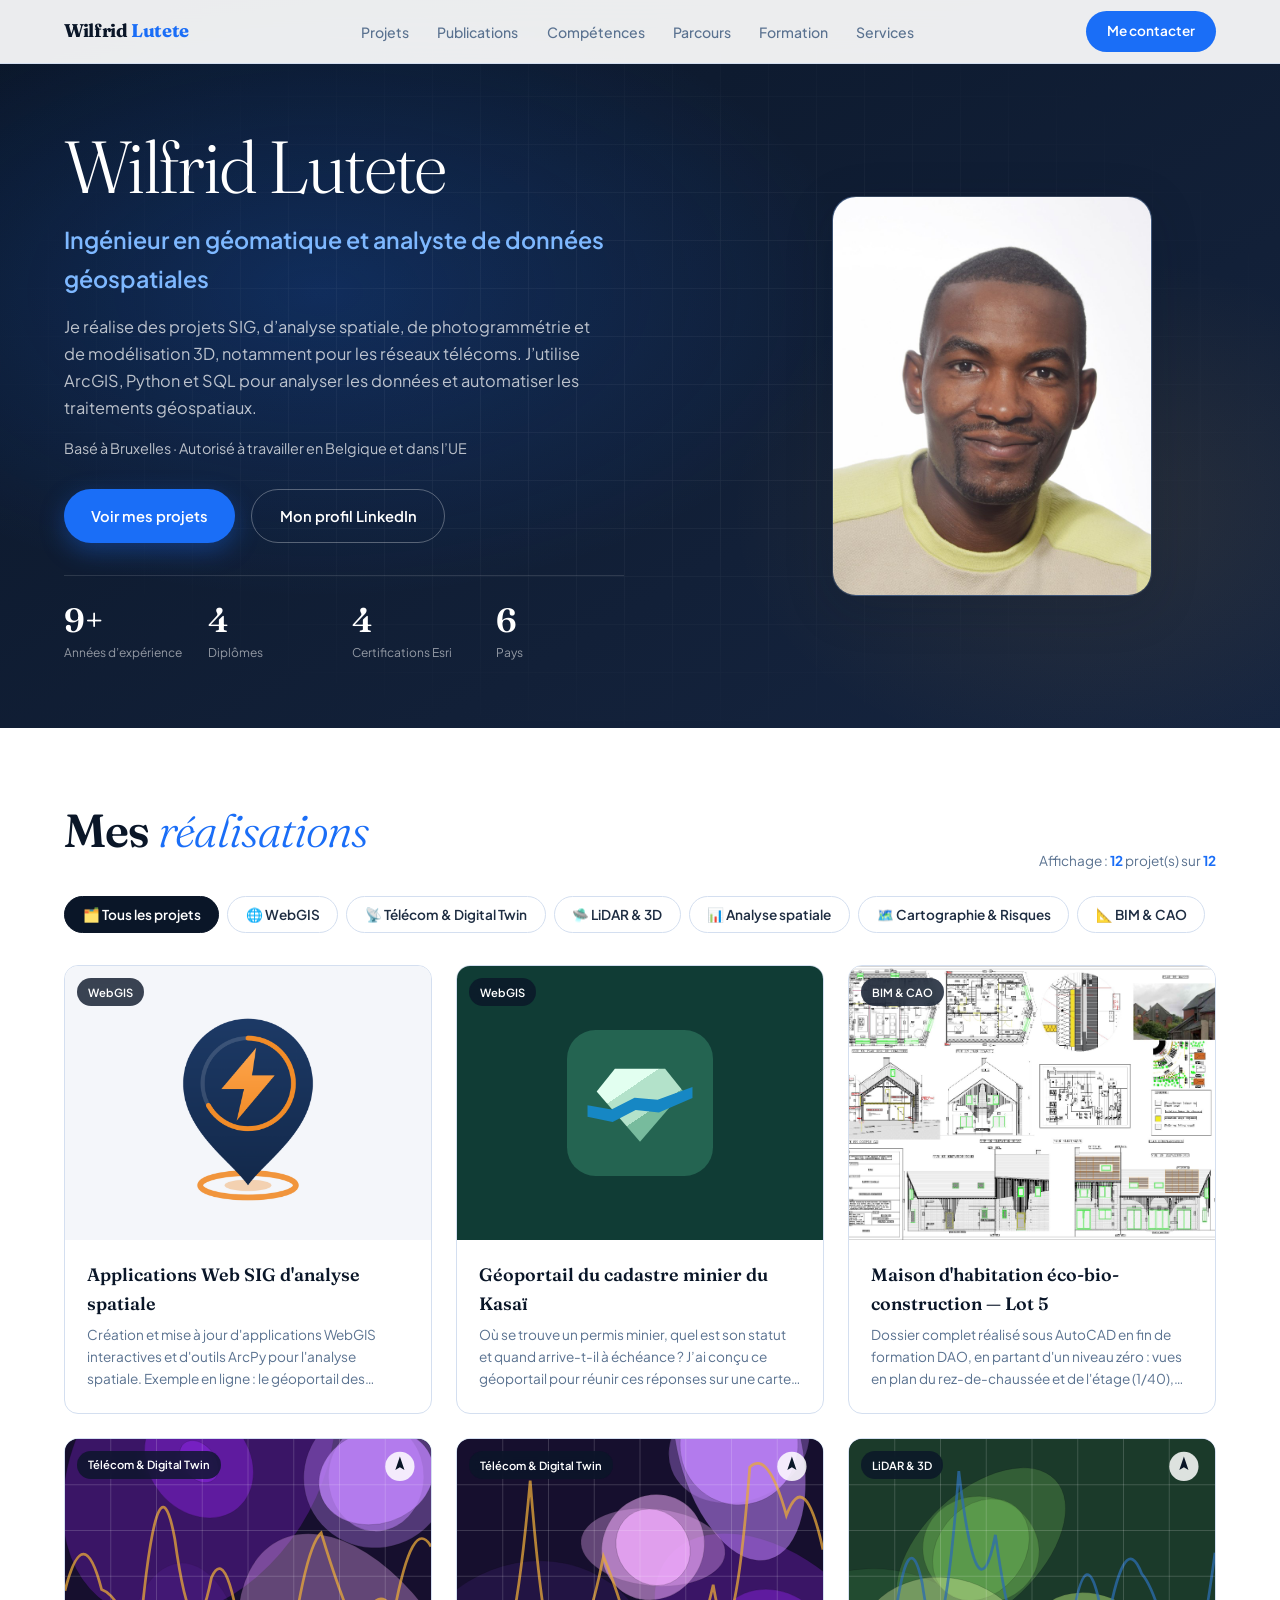
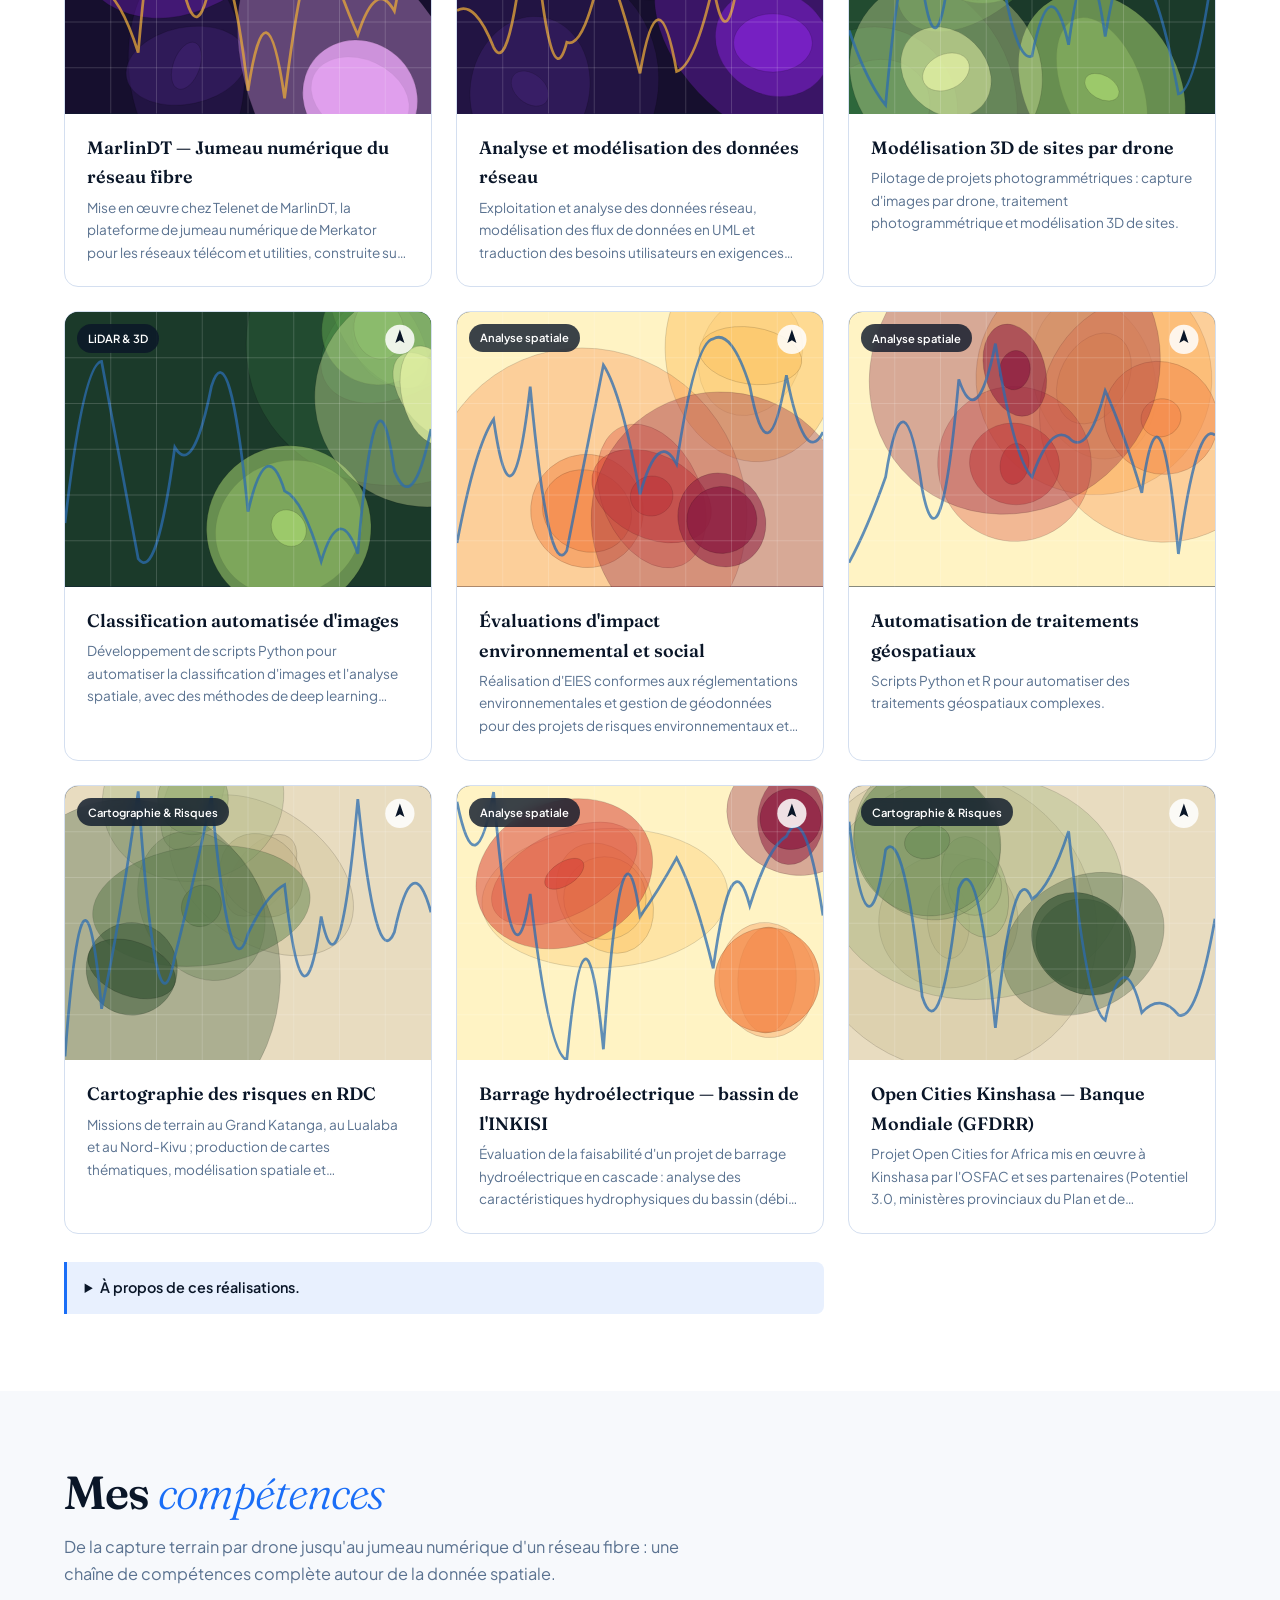
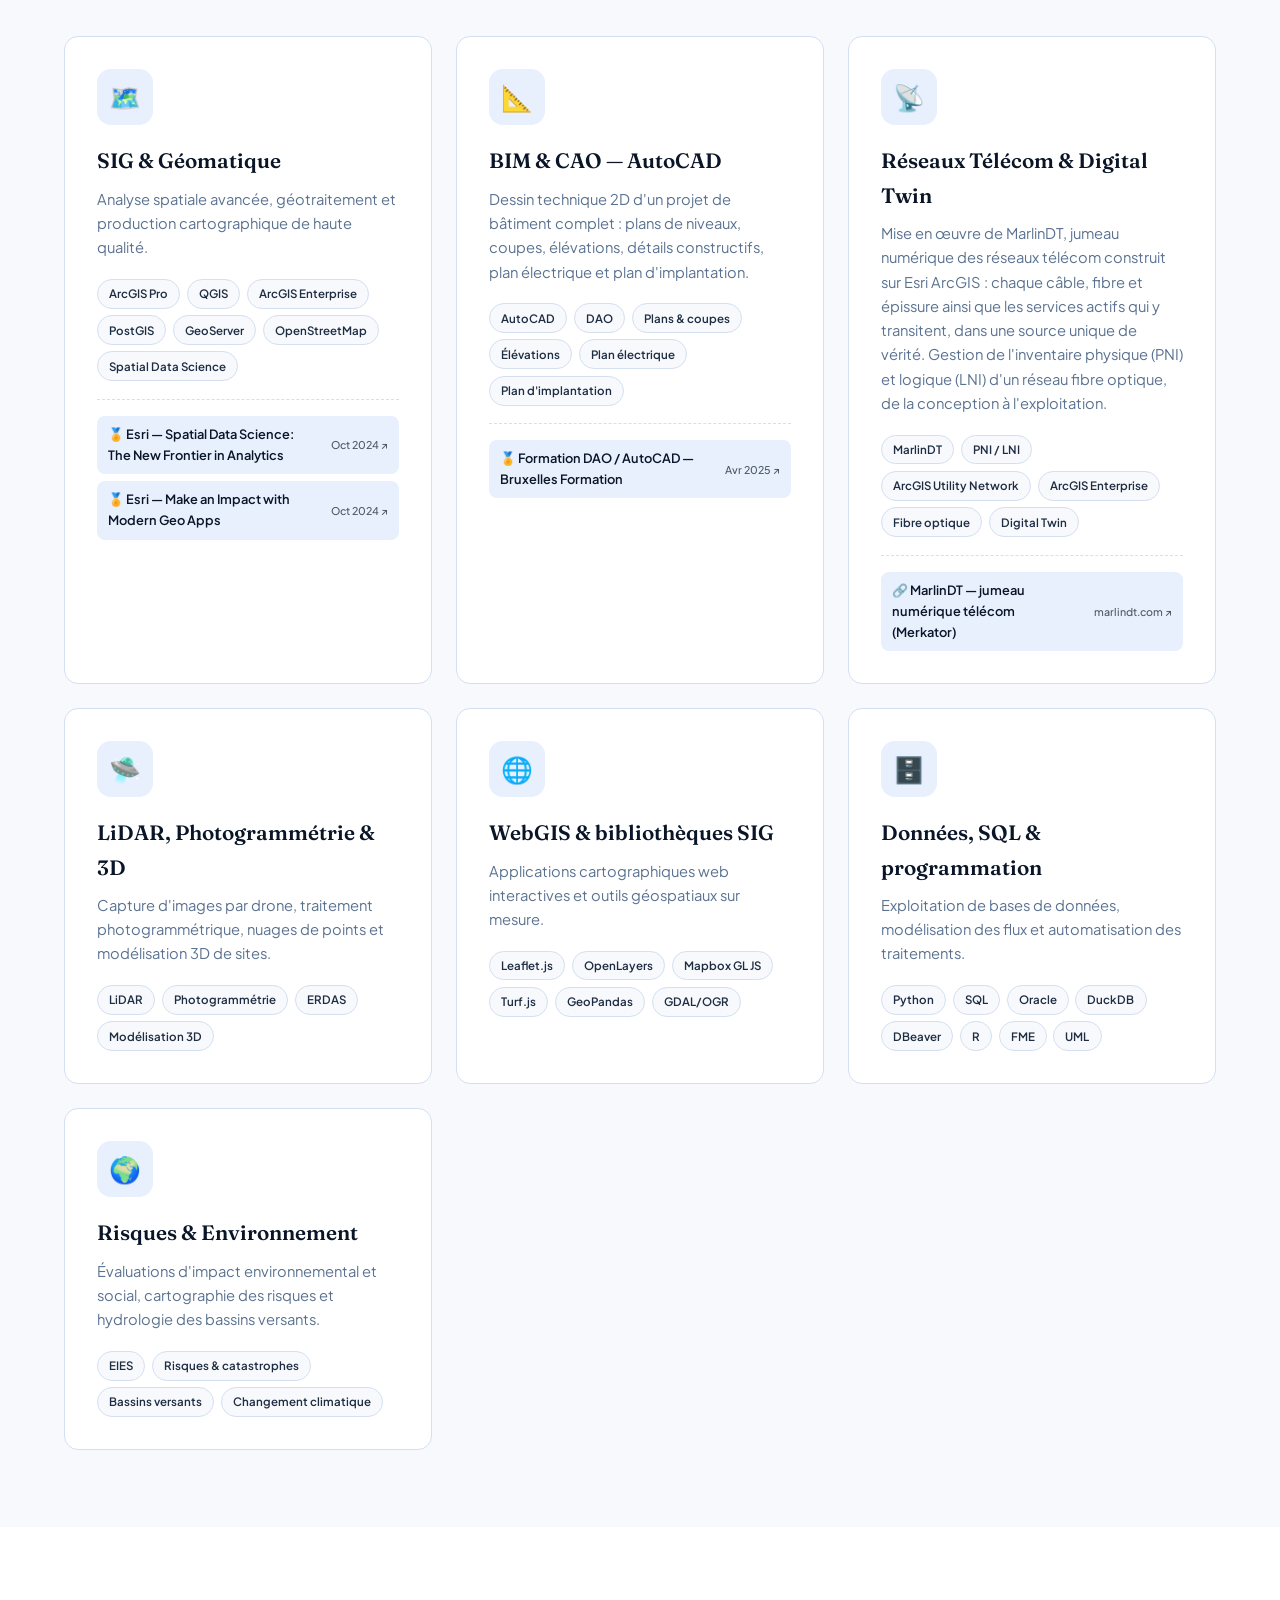
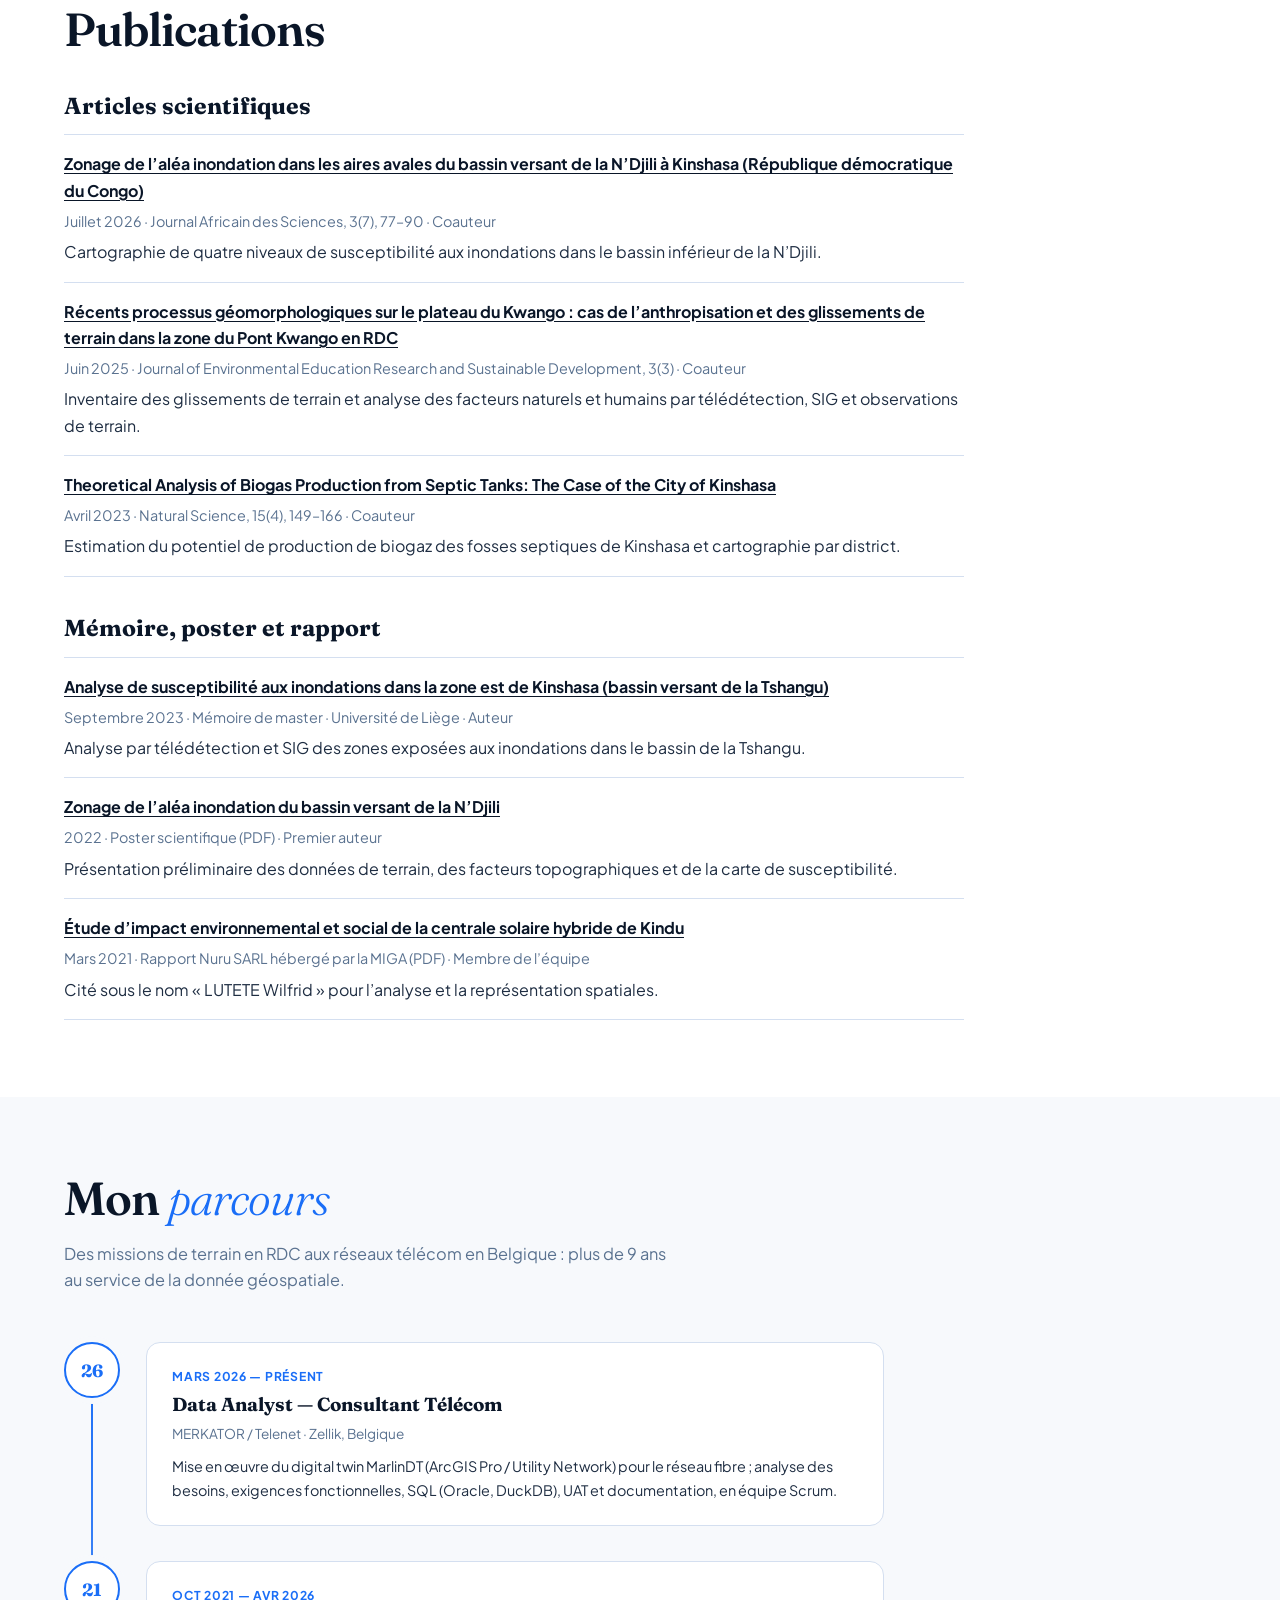
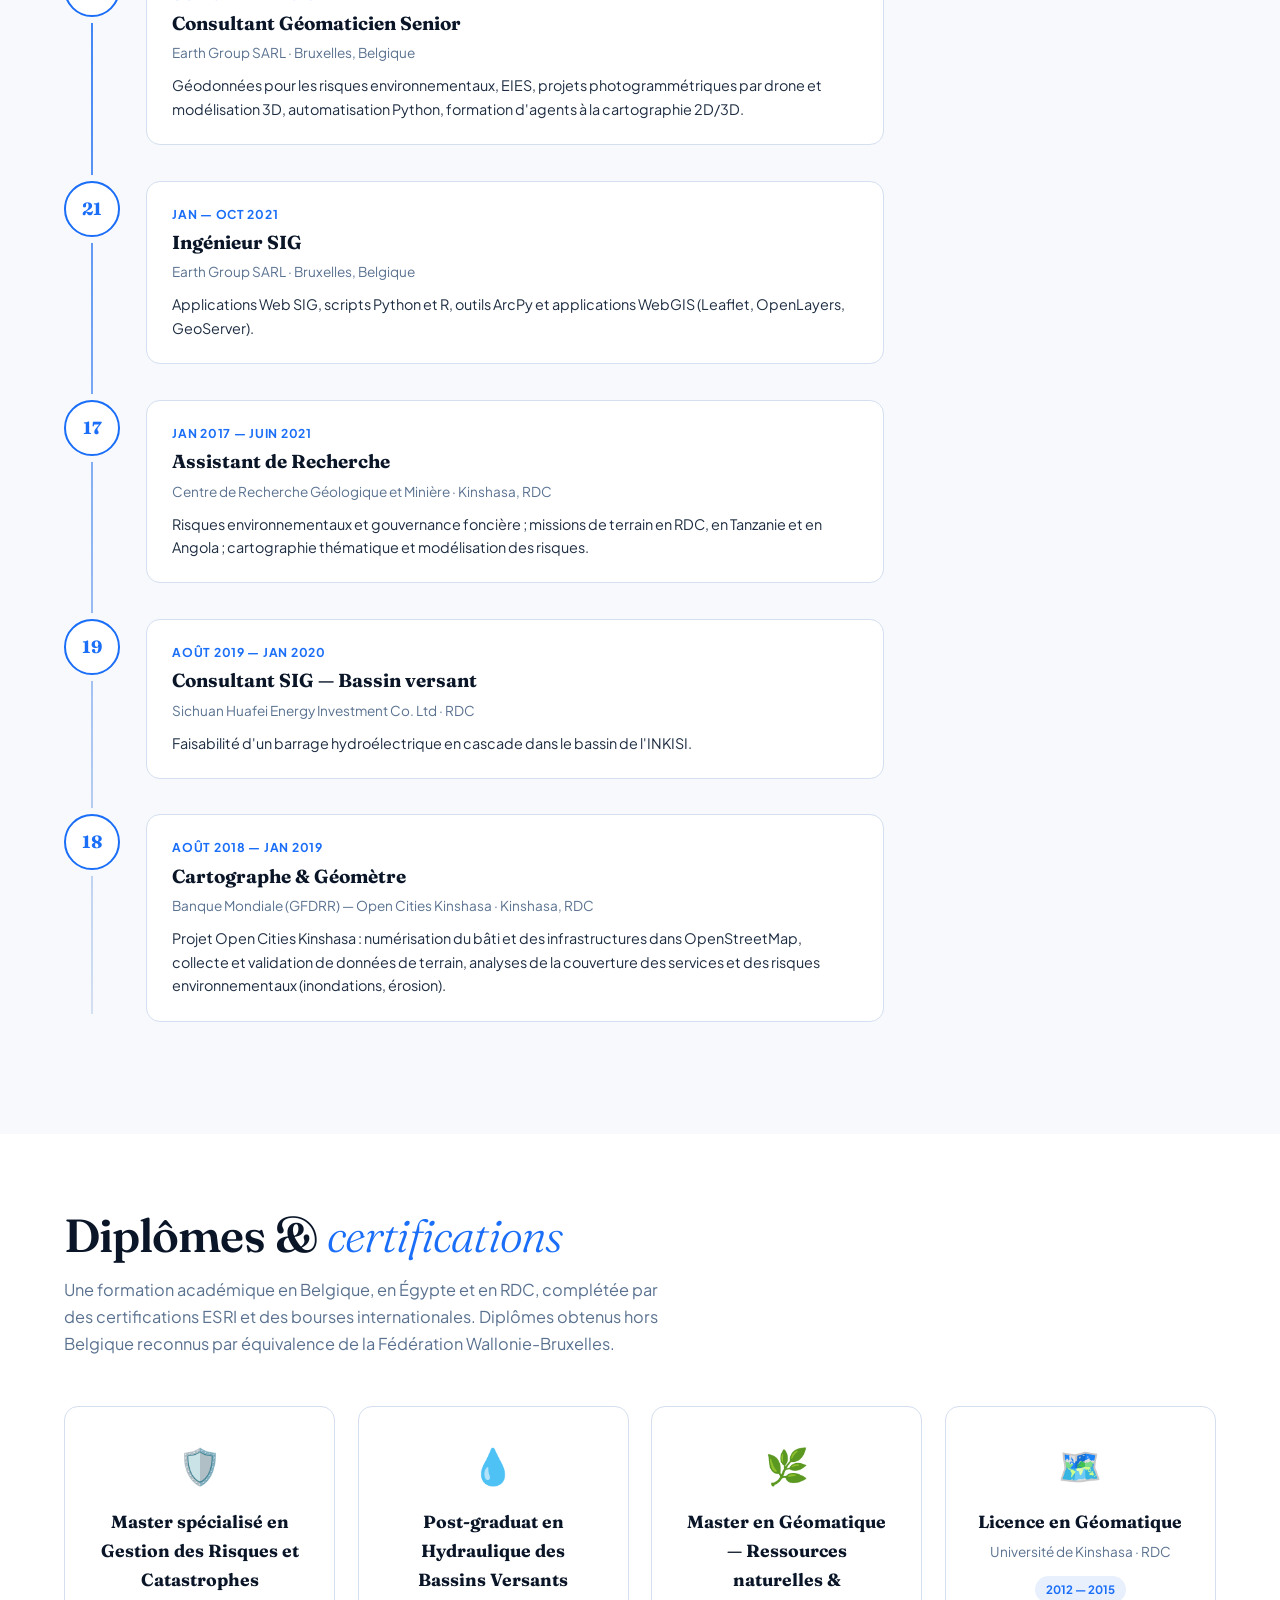
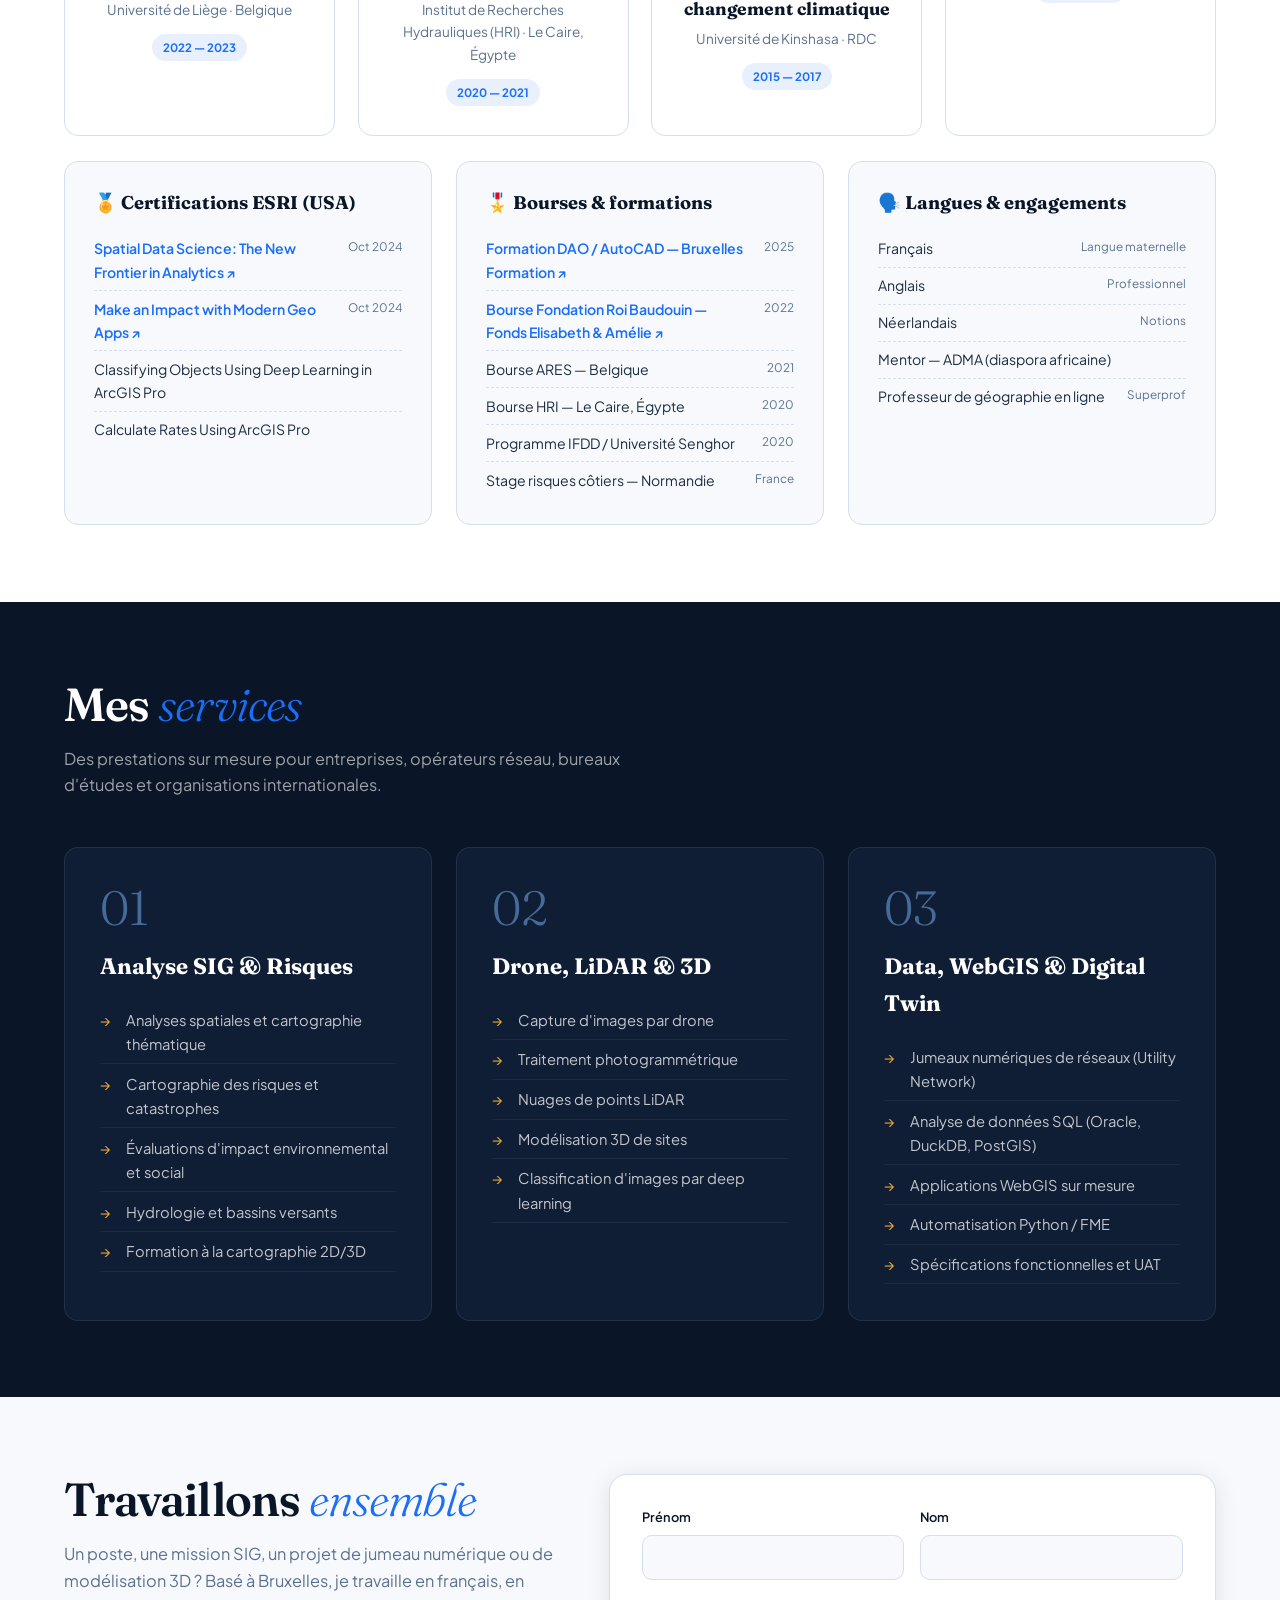
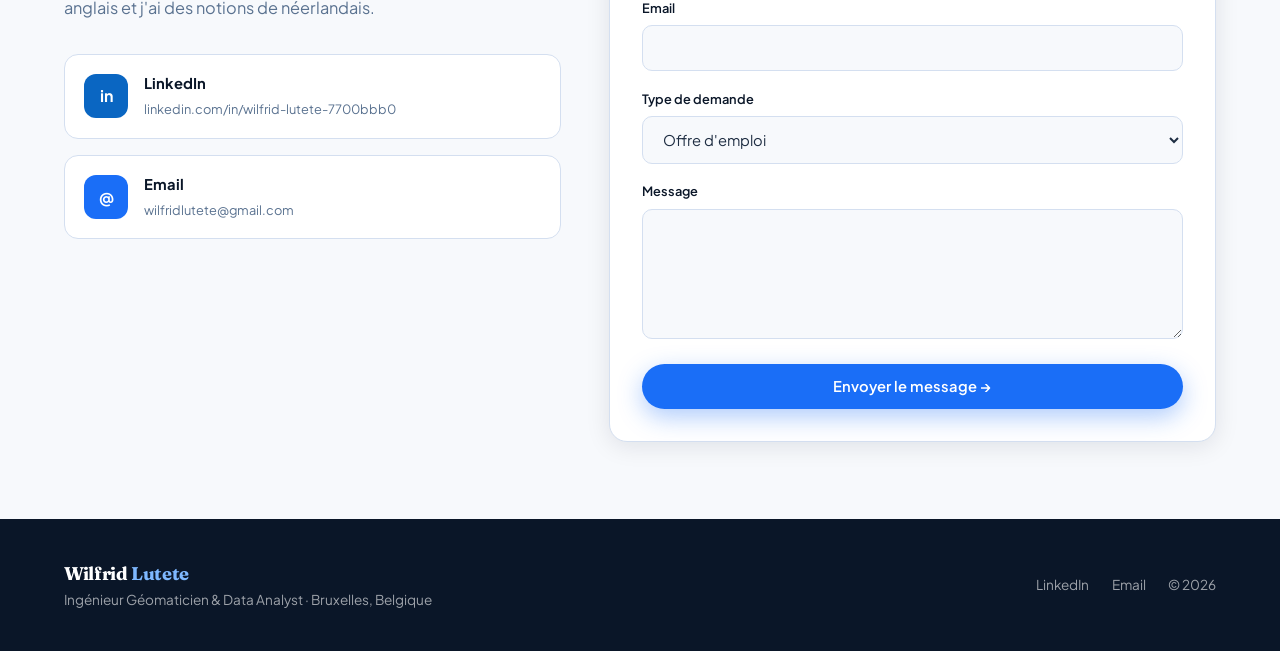
<file: index.html>
<!DOCTYPE html>
<html lang="fr">
<head>
<meta charset="UTF-8" />
<meta name="viewport" content="width=device-width, initial-scale=1.0" />
<title>Wilfrid Lutete — Ingénieur Géomaticien & Data Analyst SIG</title>
<meta name="description" content="Wilfrid Lutete Nzau — Ingénieur géomaticien et data analyst SIG à Bruxelles : SIG, LiDAR, photogrammétrie, réseaux télécom, Python et SQL." />
<link rel="preconnect" href="https://fonts.googleapis.com" />
<link href="https://fonts.googleapis.com/css2?family=Fraunces:ital,wght@0,300;0,400;0,600;0,700;1,300;1,400&family=Plus+Jakarta+Sans:wght@300;400;500;600;700&display=swap" rel="stylesheet" />
<style>
/* =========================================================
   TOKENS — modifiez ces couleurs pour changer tout le thème
   ========================================================= */
*,*::before,*::after{box-sizing:border-box;margin:0;padding:0}
html{scroll-behavior:smooth;scroll-padding-top:80px}
:root{
  --navy:#0a1628; --navy2:#0f1e35; --navy3:#162540;
  --blue:#1a6ef7; --blue-d:#0f5de0; --sky:#e8f0fe; --light:#7eb8ff;
  --offwhite:#f7f9fc; --white:#fff; --text:#1e2d42; --muted:#5a7290;
  --border:#d4dff0; --gold:#e8a838; --green:#15803d;
  --serif:'Fraunces',Georgia,serif; --sans:'Plus Jakarta Sans',system-ui,sans-serif;
  --radius:14px; --shadow:0 4px 24px rgba(10,22,40,.10); --shadow-lg:0 12px 48px rgba(10,22,40,.18);
  --px:clamp(16px,5vw,64px);
}
body{background:var(--offwhite);color:var(--text);font-family:var(--sans);line-height:1.65;overflow-x:hidden}
img{max-width:100%;display:block}
a{color:inherit}
.container{max-width:1200px;margin:0 auto}

/* ---------- NAV ---------- */
nav{position:fixed;inset:0 0 auto 0;z-index:200;height:64px;display:flex;align-items:center;justify-content:space-between;
  padding:0 var(--px);background:rgba(255,255,255,.92);backdrop-filter:blur(18px);-webkit-backdrop-filter:blur(18px);
  border-bottom:1px solid var(--border);transition:box-shadow .3s}
nav.scrolled{box-shadow:0 4px 20px rgba(10,22,40,.08)}
.brand{font-family:var(--serif);font-weight:700;font-size:1.15rem;color:var(--navy);text-decoration:none;letter-spacing:-.02em}
.brand span{color:var(--blue)}
.nav-links{display:flex;gap:clamp(1rem,2.2vw,2rem);list-style:none}
.nav-links a{text-decoration:none;font-size:.88rem;font-weight:500;color:var(--muted);position:relative;padding:.3rem 0;transition:color .2s}
.nav-links a::after{content:'';position:absolute;left:0;bottom:-2px;height:2px;width:0;background:var(--blue);transition:width .25s}
.nav-links a:hover,.nav-links a.active{color:var(--blue)}
.nav-links a.active::after,.nav-links a:hover::after{width:100%}
.nav-cta{background:var(--blue);color:#fff;text-decoration:none;font-size:.85rem;font-weight:600;padding:.55rem 1.3rem;border-radius:100px;transition:all .2s}
.nav-contact{display:none}
.nav-cta:hover{background:var(--blue-d);transform:translateY(-1px)}
.burger{display:none;background:none;border:0;cursor:pointer;padding:.5rem;flex-direction:column;gap:5px}
.burger span{width:24px;height:2px;background:var(--navy);border-radius:2px;transition:.3s}
.burger.open span:nth-child(1){transform:translateY(7px) rotate(45deg)}
.burger.open span:nth-child(2){opacity:0}
.burger.open span:nth-child(3){transform:translateY(-7px) rotate(-45deg)}
@media (max-width:1000px){
  .nav-cta{display:none}
  .nav-contact{display:list-item}
  .burger{display:flex}
  .nav-links{position:fixed;top:64px;left:0;right:0;max-height:calc(100dvh - 64px);overflow-y:auto;flex-direction:column;gap:0;background:#fff;border-bottom:1px solid var(--border);
    box-shadow:0 8px 32px rgba(10,22,40,.12);transform:translateY(-120%);visibility:hidden;transition:transform .3s;pointer-events:none}
  .nav-links.open{transform:none;visibility:visible;pointer-events:auto}
  .nav-links a{display:block;padding:1rem 1.5rem;border-left:3px solid transparent}
  .nav-links a::after{display:none}
  .nav-links a.active{border-left-color:var(--blue);background:var(--sky)}
}

/* ---------- HERO ---------- */
#hero{padding:8rem var(--px) 4rem;display:flex;align-items:center;position:relative;overflow:hidden;
  background:linear-gradient(150deg,var(--navy) 0%,var(--navy3) 100%);color:#fff}
#hero::before{content:'';position:absolute;inset:0;pointer-events:none;
  background:radial-gradient(ellipse 60% 60% at 25% 40%,rgba(26,110,247,.22),transparent 70%),
             radial-gradient(ellipse 40% 50% at 85% 70%,rgba(232,168,56,.10),transparent 70%)}
/* grille topographique décorative */
#hero::after{content:'';position:absolute;inset:0;pointer-events:none;opacity:.07;
  background-image:linear-gradient(rgba(255,255,255,.6) 1px,transparent 1px),linear-gradient(90deg,rgba(255,255,255,.6) 1px,transparent 1px);
  background-size:48px 48px;mask-image:radial-gradient(ellipse at center,#000 30%,transparent 75%)}
.hero-grid{position:relative;z-index:1;display:grid;grid-template-columns:1.4fr 1fr;gap:clamp(2rem,6vw,5rem);align-items:center;width:100%}
h1{font-family:var(--serif);font-weight:300;font-size:clamp(2.6rem,6vw,4.6rem);line-height:1.05;letter-spacing:-.03em;margin-bottom:1rem}
.hero-role{font-size:clamp(1.1rem,2vw,1.45rem);color:var(--light);font-weight:600;margin-bottom:1rem}
.hero-location{color:rgba(255,255,255,.72);font-size:.9rem;margin-bottom:1.75rem}
.pitch{color:rgba(255,255,255,.72);max-width:540px;font-size:1.02rem;margin-bottom:1rem}
.pitch b{color:#fff;font-weight:600}
.btns{display:flex;gap:1rem;flex-wrap:wrap;margin-bottom:2rem}
.btn{display:inline-flex;align-items:center;gap:.5rem;padding:.85rem 1.7rem;border-radius:100px;font-weight:600;font-size:.92rem;text-decoration:none;transition:all .2s;cursor:pointer;border:0;font-family:inherit}
.btn-primary{background:var(--blue);color:#fff;box-shadow:0 8px 24px rgba(26,110,247,.35)}
.btn-primary:hover{background:var(--blue-d);transform:translateY(-2px)}
.btn-ghost{background:transparent;color:#fff;border:1px solid rgba(255,255,255,.3)}
.btn-ghost:hover{background:rgba(255,255,255,.08);border-color:#fff}
.stats{display:grid;grid-template-columns:repeat(4,1fr);gap:1rem;max-width:560px;border-top:1px solid rgba(255,255,255,.12);padding-top:1.8rem}
.stat b{display:block;font-family:var(--serif);font-size:2.1rem;font-weight:600;line-height:1}
.stat span{font-size:.75rem;color:rgba(255,255,255,.55)}
.portrait{position:relative;justify-self:center;width:min(320px,100%)}
.portrait-frame{aspect-ratio:4/5;border-radius:24px;overflow:hidden;border:1px solid rgba(255,255,255,.15);
  background:linear-gradient(160deg,#1d3a66,#0f1e35);box-shadow:var(--shadow-lg);display:grid;place-items:center}
.portrait-frame img{width:100%;height:100%;object-fit:cover;object-position:center 20%}
@media (max-width:760px){
  #hero{padding-top:6rem}
  .hero-grid{grid-template-columns:1fr;gap:2rem}
  .portrait{justify-self:start;width:min(220px,100%)}
}
@media (max-width:480px){.stats{grid-template-columns:repeat(2,1fr);row-gap:1rem}}

/* ---------- SECTIONS ---------- */
section{padding:clamp(3rem,6vw,5rem) var(--px)}
.eyebrow{display:inline-flex;align-items:center;gap:.6rem;font-size:.78rem;font-weight:700;letter-spacing:.14em;text-transform:uppercase;color:var(--blue);margin-bottom:.8rem}
.eyebrow::before{content:'';width:28px;height:2px;background:var(--blue)}
h2{font-family:var(--serif);font-weight:600;font-size:clamp(2rem,4vw,2.9rem);line-height:1.1;letter-spacing:-.02em;color:var(--navy);margin-bottom:1rem}
h2 em{font-weight:300;color:var(--blue)}
.lead{color:var(--muted);max-width:620px;margin-bottom:3rem;font-size:1.02rem}
.alt{background:var(--white)}
.dark{background:var(--navy);color:#fff}
.dark h2{color:#fff}.dark .lead{color:rgba(255,255,255,.6)}.dark .eyebrow{color:var(--light)}.dark .eyebrow::before{background:var(--light)}

/* reveal */
.reveal{opacity:0;transform:translateY(28px);transition:opacity .7s ease,transform .7s ease}
.reveal.in{opacity:1;transform:none}
@media (prefers-reduced-motion:reduce){.reveal{opacity:1;transform:none;transition:none}*{animation:none!important}}

/* ---------- COMPÉTENCES ---------- */
.grid-3{display:grid;grid-template-columns:repeat(auto-fill,minmax(300px,1fr));gap:1.5rem}
.skill{background:var(--white);border:1px solid var(--border);border-radius:var(--radius);padding:2rem;transition:all .3s;position:relative;overflow:hidden}
.skill::before{content:'';position:absolute;top:0;left:0;right:0;height:3px;background:linear-gradient(90deg,var(--blue),var(--light));transform:scaleX(0);transform-origin:left;transition:transform .4s}
.skill:hover{transform:translateY(-6px);box-shadow:var(--shadow-lg);border-color:transparent}
.skill:hover::before{transform:scaleX(1)}
.skill-ico{width:56px;height:56px;border-radius:14px;background:var(--sky);display:grid;place-items:center;font-size:1.6rem;margin-bottom:1.2rem}
.skill h3{font-family:var(--serif);font-size:1.3rem;font-weight:600;color:var(--navy);margin-bottom:.5rem}
.skill p{color:var(--muted);font-size:.92rem;margin-bottom:1.2rem}
.tags{display:flex;flex-wrap:wrap;gap:.4rem}
.certs{margin-top:1.1rem;padding-top:1rem;border-top:1px dashed var(--border);display:grid;gap:.45rem}
.certs a{display:flex;justify-content:space-between;gap:.8rem;align-items:center;text-decoration:none;font-size:.8rem;font-weight:600;color:var(--navy);
  background:var(--sky);border-radius:8px;padding:.5rem .7rem;transition:all .2s}
.certs a:hover{background:var(--blue);color:#fff}
.certs small{color:inherit;opacity:.7;white-space:nowrap;font-weight:500}
.info li a{color:var(--blue);text-decoration:none;font-weight:600}
.info li a:hover{text-decoration:underline}
.tag{font-size:.72rem;font-weight:600;padding:.28rem .7rem;border-radius:100px;background:var(--offwhite);border:1px solid var(--border);color:var(--text)}

/* ---------- GALERIE ---------- */
/* ---------- PUBLICATIONS ---------- */
.publication-group{max-width:900px;margin-top:2rem}
.publication-group h3{font-family:var(--serif);color:var(--navy);font-size:1.45rem;margin-bottom:.6rem}
.publication-list{list-style:none;border-top:1px solid var(--border)}
.publication-list li{padding:1rem 0;border-bottom:1px solid var(--border)}
.publication-title{color:var(--navy);font-weight:700;text-underline-offset:.2em}
.publication-title:hover{color:var(--blue)}
.publication-meta{color:var(--muted);font-size:.9rem;margin-top:.35rem}
.publication-list li > p:last-child{margin-top:.35rem}

.gallery-head{display:flex;justify-content:space-between;align-items:flex-end;gap:1rem;flex-wrap:wrap;margin-bottom:1.5rem}
.count{font-size:.85rem;color:var(--muted)}
.count b{color:var(--blue)}
.note-sources{max-width:760px;margin:1.75rem 0 0;padding:.9rem 1.1rem;border-left:3px solid var(--blue);background:var(--sky);border-radius:0 8px 8px 0;font-size:.9rem;line-height:1.6;color:var(--muted)}
.note-sources summary{color:var(--navy);font-weight:600;cursor:pointer}
.note-sources p{margin-top:.6rem}
.filters{display:flex;flex-wrap:wrap;gap:.5rem;margin-bottom:2rem}
.filter{font-family:inherit;font-size:.85rem;font-weight:600;padding:.55rem 1.1rem;border-radius:100px;border:1px solid var(--border);background:#fff;color:var(--text);cursor:pointer;transition:all .2s}
.filter:hover{border-color:var(--blue);color:var(--blue)}
.filter.active{background:var(--navy);border-color:var(--navy);color:#fff}
.maps{display:grid;grid-template-columns:repeat(auto-fill,minmax(280px,1fr));gap:1.5rem}
.map-card{background:#fff;border:1px solid var(--border);border-radius:var(--radius);overflow:hidden;cursor:pointer;transition:all .3s;animation:fadeIn .4s ease}
@keyframes fadeIn{from{opacity:0;transform:scale(.96)}}
.map-card:hover{transform:translateY(-6px);box-shadow:var(--shadow-lg)}
.map-thumb{aspect-ratio:4/3;position:relative;overflow:hidden;background:var(--navy2)}
.map-thumb svg,.map-thumb img{width:100%;height:100%;object-fit:cover;transition:transform .5s}
.map-card:hover .map-thumb svg,.map-card:hover .map-thumb img{transform:scale(1.06)}
.map-thumb img.project-logo,.modal-img img.project-logo{box-sizing:border-box;object-fit:contain;padding:clamp(2rem,8vw,4rem) 30%;background:#103c35}
.map-thumb .cat{position:absolute;top:12px;left:12px;background:rgba(10,22,40,.8);backdrop-filter:blur(6px);color:#fff;font-size:.7rem;font-weight:600;padding:.3rem .7rem;border-radius:100px}
.map-thumb .zoom{position:absolute;inset:0;display:grid;place-items:center;background:rgba(10,22,40,.45);opacity:0;transition:opacity .3s;color:#fff;font-weight:600;font-size:.88rem}
.map-card:hover .zoom{opacity:1}
.map-body{padding:1.2rem 1.4rem 1.4rem}
.map-body h3{font-family:var(--serif);font-size:1.12rem;font-weight:600;color:var(--navy);margin-bottom:.3rem}
.map-body p{font-size:.85rem;color:var(--muted);display:-webkit-box;-webkit-line-clamp:3;-webkit-box-orient:vertical;overflow:hidden}

/* modal */
.modal{position:fixed;inset:0;z-index:500;background:rgba(5,12,24,.85);backdrop-filter:blur(6px);display:none;align-items:center;justify-content:center;padding:16px}
.modal.open{display:flex;animation:fadeIn .25s}
.modal-box{background:#fff;border-radius:18px;max-width:900px;width:100%;max-height:92vh;overflow:auto;position:relative}
.modal-img{aspect-ratio:16/9;background:var(--navy2)}
.modal-img svg{width:100%;height:100%;object-fit:cover}
.modal-img img{width:100%;height:100%;object-fit:contain;background:#fff}
.modal-thumbs{display:flex;gap:.5rem;padding:.8rem 2rem 0;flex-wrap:wrap}
.modal-thumbs:empty{display:none}
.modal-thumbs img{width:84px;height:60px;object-fit:cover;border-radius:8px;border:2px solid var(--border);cursor:pointer;opacity:.7;transition:all .2s}
.modal-thumbs img:hover,.modal-thumbs img.on{opacity:1;border-color:var(--blue)}
.modal-content{padding:1.8rem 2rem 2rem}
.modal-content h3{font-family:var(--serif);font-size:1.6rem;color:var(--navy);margin:.4rem 0 .8rem}
.modal-meta{display:flex;flex-wrap:wrap;gap:1.2rem;font-size:.85rem;color:var(--muted);margin-bottom:1rem}
.modal-nav{display:flex;justify-content:space-between;gap:1rem;margin-top:1.6rem;padding-top:1.2rem;border-top:1px solid var(--border)}
.modal-nav button{font-family:inherit;background:none;border:1px solid var(--border);padding:.55rem 1.1rem;border-radius:100px;cursor:pointer;font-weight:600;color:var(--text)}
.modal-nav button:hover{border-color:var(--blue);color:var(--blue)}
.close{position:absolute;top:14px;right:14px;width:40px;height:40px;border-radius:50%;border:0;background:rgba(255,255,255,.9);font-size:1.1rem;cursor:pointer;z-index:2;box-shadow:var(--shadow)}

/* ---------- PARCOURS ---------- */
.timeline{position:relative;max-width:820px}
.timeline::before{content:'';position:absolute;left:27px;top:8px;bottom:8px;width:2px;background:linear-gradient(var(--blue),var(--border))}
.tl-item{display:grid;grid-template-columns:56px 1fr;gap:1.6rem;margin-bottom:2.2rem;position:relative}
.tl-mark{width:56px;height:56px;border-radius:50%;background:#fff;border:2px solid var(--blue);display:grid;place-items:center;
  font-family:var(--serif);font-weight:700;color:var(--blue);font-size:1.1rem;z-index:1;box-shadow:0 0 0 6px var(--offwhite)}
.tl-item.edu .tl-mark{border-color:var(--gold);color:var(--gold)}
.tl-card{background:#fff;border:1px solid var(--border);border-radius:var(--radius);padding:1.4rem 1.6rem;transition:box-shadow .3s}
.tl-card:hover{box-shadow:var(--shadow)}
.tl-date{font-size:.76rem;font-weight:700;color:var(--blue);letter-spacing:.06em;text-transform:uppercase}
.tl-card h3{font-family:var(--serif);font-size:1.18rem;color:var(--navy);margin:.2rem 0}
.tl-place{font-size:.85rem;color:var(--muted);margin-bottom:.6rem}
.tl-card p{font-size:.9rem}

/* ---------- SERVICES ---------- */
.service{background:var(--navy2);border:1px solid rgba(255,255,255,.08);border-radius:var(--radius);padding:2.2rem;transition:all .3s;position:relative}
.service:hover{background:var(--navy3);border-color:rgba(126,184,255,.35);transform:translateY(-6px)}
.service .num{font-family:var(--serif);font-size:3rem;font-weight:300;color:var(--light);opacity:.5;line-height:1;margin-bottom:1rem}
.service h3{font-family:var(--serif);font-size:1.4rem;margin-bottom:1rem}
.service ul{list-style:none}
.service li{padding:.45rem 0 .45rem 1.6rem;position:relative;font-size:.92rem;color:rgba(255,255,255,.75);border-bottom:1px solid rgba(255,255,255,.06)}
.service li::before{content:'→';position:absolute;left:0;color:var(--gold)}

/* ---------- DIPLÔMES ---------- */
.grid-4{display:grid;grid-template-columns:repeat(auto-fill,minmax(240px,1fr));gap:1.4rem}
.diploma{background:#fff;border:1px solid var(--border);border-radius:var(--radius);padding:1.8rem;text-align:center;transition:all .3s}
.diploma:hover{transform:translateY(-4px);box-shadow:var(--shadow)}
.diploma .d-ico{font-size:2.2rem;margin-bottom:.8rem}
.diploma h3{font-family:var(--serif);font-size:1.1rem;color:var(--navy);margin-bottom:.3rem}
.diploma p{font-size:.85rem;color:var(--muted)}
.extras{margin-top:1.6rem}
.info{background:var(--offwhite);border:1px solid var(--border);border-radius:var(--radius);padding:1.6rem 1.8rem}
.info h3{font-family:var(--serif);font-size:1.15rem;color:var(--navy);margin-bottom:.8rem;display:flex;gap:.5rem;align-items:center}
.info ul{list-style:none}
.info li{font-size:.88rem;padding:.4rem 0;border-bottom:1px dashed var(--border);display:flex;justify-content:space-between;gap:1rem}
.info li:last-child{border-bottom:0}
.info li small{color:var(--muted);white-space:nowrap}
.diploma .year{display:inline-block;margin-top:.8rem;font-size:.72rem;font-weight:700;color:var(--blue);background:var(--sky);padding:.25rem .7rem;border-radius:100px}

/* ---------- CONTACT ---------- */
.contact-grid{display:grid;grid-template-columns:.9fr 1.1fr;gap:3rem;align-items:start}
.socials{display:grid;gap:1rem;margin-top:2rem}
.social{display:flex;align-items:center;gap:1rem;padding:1rem 1.2rem;background:#fff;border:1px solid var(--border);border-radius:var(--radius);text-decoration:none;transition:all .2s}
.social:hover{border-color:var(--blue);transform:translateX(4px)}
.social .s-ico{width:44px;height:44px;border-radius:12px;display:grid;place-items:center;font-weight:700;color:#fff;flex-shrink:0}
.social b{display:block;font-size:.92rem;color:var(--navy)}
.social span{font-size:.8rem;color:var(--muted)}
form{background:#fff;border:1px solid var(--border);border-radius:18px;padding:2rem;box-shadow:var(--shadow)}
.row{display:grid;grid-template-columns:1fr 1fr;gap:1rem}
.field{margin-bottom:1.1rem}
label{display:block;font-size:.8rem;font-weight:600;margin-bottom:.4rem;color:var(--navy)}
input,select,textarea{width:100%;font-family:inherit;font-size:.92rem;padding:.8rem 1rem;border:1px solid var(--border);border-radius:10px;background:var(--offwhite);color:var(--text);transition:all .2s}
input:focus,select:focus,textarea:focus{outline:0;border-color:var(--blue);background:#fff;box-shadow:0 0 0 4px rgba(26,110,247,.12)}
textarea{min-height:130px;resize:vertical}
form .btn{width:100%;justify-content:center}
.success{display:none;margin-top:1rem;padding:1rem;border-radius:10px;background:#f0fdf4;border:1px solid #86efac;color:var(--green);font-size:.9rem}
.success.show{display:block}
.success.err{background:#fef2f2;border-color:#fca5a5;color:#b91c1c}
.success.err a{color:inherit;font-weight:700}
form .btn:disabled{opacity:.65;cursor:wait;transform:none}
@media (max-width:1000px){.contact-grid{grid-template-columns:1fr}.row{grid-template-columns:1fr}}

/* ---------- FOOTER ---------- */
footer{background:var(--navy);color:rgba(255,255,255,.6);padding:2.5rem var(--px);font-size:.85rem}
.foot{display:flex;justify-content:space-between;align-items:center;flex-wrap:wrap;gap:1rem}
.foot .brand{color:#fff}
.foot-links{display:flex;gap:1.4rem;flex-wrap:wrap}
.foot-links a{text-decoration:none;transition:color .2s}
.foot-links a:hover{color:var(--light)}
.to-top{position:fixed;right:20px;bottom:20px;width:46px;height:46px;border-radius:50%;background:var(--blue);color:#fff;border:0;font-size:1.2rem;cursor:pointer;
  box-shadow:var(--shadow-lg);opacity:0;pointer-events:none;transition:all .3s;z-index:150}
.to-top.show{opacity:1;pointer-events:auto}
</style>
</head>
<body>

<!-- ===================== NAV ===================== -->
<nav id="nav">
  <a href="#" class="brand">Wilfrid <span>Lutete</span></a>
  <ul class="nav-links" id="navLinks">
    <li><a href="#galerie">Projets</a></li>
    <li><a href="#publications">Publications</a></li>
    <li><a href="#competences">Compétences</a></li>
    <li><a href="#parcours">Parcours</a></li>
    <li><a href="#formation">Formation</a></li>
    <li><a href="#services">Services</a></li>
    <li class="nav-contact"><a href="#contact">Contact</a></li>
  </ul>
  <a href="#contact" class="nav-cta">Me contacter</a>
  <button class="burger" id="burger" aria-label="Menu" aria-controls="navLinks" aria-expanded="false"><span></span><span></span><span></span></button>
</nav>

<!-- ===================== HERO ===================== -->
<header id="hero">
  <div class="container hero-grid">
    <div>
      <h1>Wilfrid Lutete</h1>
      <p class="hero-role">Ingénieur en géomatique et analyste de données géospatiales</p>
      <p class="pitch">Je réalise des projets SIG, d’analyse spatiale, de photogrammétrie et de modélisation 3D, notamment pour les réseaux télécoms. J’utilise ArcGIS, Python et SQL pour analyser les données et automatiser les traitements géospatiaux.</p>
      <p class="hero-location">Basé à Bruxelles · Autorisé à travailler en Belgique et dans l’UE</p>
      <div class="btns">
        <a href="#galerie" class="btn btn-primary">Voir mes projets</a>
        <a href="https://www.linkedin.com/in/wilfrid-lutete-7700bbb0" class="btn btn-ghost" target="_blank" rel="noopener">Mon profil LinkedIn</a>
      </div>
      <div class="stats">
        <div class="stat"><b>9+</b><span>Années d’expérience</span></div>
        <div class="stat"><b>4</b><span>Diplômes</span></div>
        <div class="stat"><b>4</b><span>Certifications Esri</span></div>
        <div class="stat"><b>6</b><span>Pays</span></div>
      </div>
    </div>
    <div class="portrait">
      <div class="portrait-frame"><img src="photo.jpg" alt="Wilfrid Lutete Nzau"></div>
    </div>
  </div>
</header>

<!-- ===================== GALERIE ===================== -->
<section id="galerie" class="alt">
  <div class="container">
    <div class="gallery-head">
      <div>
        <h2 class="reveal">Mes <em>réalisations</em></h2>
      </div>
      <div class="count">Affichage : <b id="shown">0</b> projet(s) sur <b id="total">0</b></div>
    </div>
    <div class="filters" id="filters"></div>
    <div class="maps" id="maps"></div>
    <details class="note-sources">
      <summary>À propos de ces réalisations.</summary>
      <p>Les applications et cartes réalisées pour ce site sont des projets personnels, présentés à titre indicatif. Les sources des cartes et applications sont indiquées dans la fiche de chaque projet. Mes missions professionnelles sont seulement décrites : aucune donnée, carte ou livrable appartenant à un employeur ou à un client n’est publié sur ce site.</p>
    </details>
  </div>
</section>

<!-- ===================== COMPÉTENCES ===================== -->
<section id="competences">
  <div class="container">
    <h2 class="reveal">Mes <em>compétences</em></h2>
    <p class="lead reveal">De la capture terrain par drone jusqu'au jumeau numérique d'un réseau fibre : une chaîne de compétences complète autour de la donnée spatiale.</p>
    <div class="grid-3" id="skills"></div>
  </div>
</section>

<section id="publications" class="alt" aria-labelledby="publications-title">
  <div class="container">
    <h2 id="publications-title">Publications</h2>
    <div class="publication-group">
      <h3>Articles scientifiques</h3>
      <ul class="publication-list">
        <li>
          <a class="publication-title" href="https://doi.org/10.70237/jafrisci.2026.v3.i7.09">Zonage de l’aléa inondation dans les aires avales du bassin versant de la N’Djili à Kinshasa (République démocratique du Congo)</a>
          <p class="publication-meta">Juillet 2026 · Journal Africain des Sciences, 3(7), 77–90 · Coauteur</p>
          <p>Cartographie de quatre niveaux de susceptibilité aux inondations dans le bassin inférieur de la N’Djili.</p>
        </li>
        <li>
          <a class="publication-title" href="https://jeeresd.online/gallery/gallery-Makanzu_et_al._2025.pdf">Récents processus géomorphologiques sur le plateau du Kwango : cas de l’anthropisation et des glissements de terrain dans la zone du Pont Kwango en RDC</a>
          <p class="publication-meta">Juin 2025 · Journal of Environmental Education Research and Sustainable Development, 3(3) · Coauteur</p>
          <p>Inventaire des glissements de terrain et analyse des facteurs naturels et humains par télédétection, SIG et observations de terrain.</p>
        </li>
        <li>
          <a class="publication-title" href="https://doi.org/10.4236/ns.2023.154011">Theoretical Analysis of Biogas Production from Septic Tanks: The Case of the City of Kinshasa</a>
          <p class="publication-meta">Avril 2023 · Natural Science, 15(4), 149–166 · Coauteur</p>
          <p>Estimation du potentiel de production de biogaz des fosses septiques de Kinshasa et cartographie par district.</p>
        </li>
      </ul>
    </div>
    <div class="publication-group">
      <h3>Mémoire, poster et rapport</h3>
      <ul class="publication-list">
        <li>
          <a class="publication-title" href="https://matheo.uliege.be/handle/2268.2/17991?locale=fr">Analyse de susceptibilité aux inondations dans la zone est de Kinshasa (bassin versant de la Tshangu)</a>
          <p class="publication-meta">Septembre 2023 · Mémoire de master · Université de Liège · Auteur</p>
          <p>Analyse par télédétection et SIG des zones exposées aux inondations dans le bassin de la Tshangu.</p>
        </li>
        <li>
          <a class="publication-title" href="projets/poster-ndjili-alea-inondation.pdf">Zonage de l’aléa inondation du bassin versant de la N’Djili</a>
          <p class="publication-meta">2022 · Poster scientifique (PDF) · Premier auteur</p>
          <p>Présentation préliminaire des données de terrain, des facteurs topographiques et de la carte de susceptibilité.</p>
        </li>
        <li>
          <a class="publication-title" href="https://www.miga.org/sites/default/files/2021-08/ESIA%20study%20Kindu%20solar%20plant.pdf#page=6">Étude d’impact environnemental et social de la centrale solaire hybride de Kindu</a>
          <p class="publication-meta">Mars 2021 · Rapport Nuru SARL hébergé par la MIGA (PDF) · Membre de l’équipe</p>
          <p>Cité sous le nom « LUTETE Wilfrid » pour l’analyse et la représentation spatiales.</p>
        </li>
      </ul>
    </div>
  </div>
</section>

<!-- ===================== PARCOURS ===================== -->
<section id="parcours">
  <div class="container">
    <h2 class="reveal">Mon <em>parcours</em></h2>
    <p class="lead reveal">Des missions de terrain en RDC aux réseaux télécom en Belgique : plus de 9 ans au service de la donnée géospatiale.</p>
    <div class="timeline" id="timeline"></div>
  </div>
</section>

<!-- ===================== DIPLÔMES ===================== -->
<section id="formation" class="alt">
  <div class="container">
    <h2 class="reveal">Diplômes & <em>certifications</em></h2>
    <p class="lead reveal">Une formation académique en Belgique, en Égypte et en RDC, complétée par des certifications ESRI et des bourses internationales. Diplômes obtenus hors Belgique reconnus par équivalence de la Fédération Wallonie-Bruxelles.</p>
    <div class="grid-4" id="diplomas"></div>
    <div class="grid-3 extras" id="extras"></div>
  </div>
</section>

<!-- ===================== SERVICES ===================== -->
<section id="services" class="dark">
  <div class="container">
    <h2 class="reveal">Mes <em>services</em></h2>
    <p class="lead reveal">Des prestations sur mesure pour entreprises, opérateurs réseau, bureaux d'études et organisations internationales.</p>
    <div class="grid-3" id="servicesGrid"></div>
  </div>
</section>

<!-- ===================== CONTACT ===================== -->
<section id="contact">
  <div class="container contact-grid">
    <div>
      <h2 class="reveal">Travaillons <em>ensemble</em></h2>
      <p class="lead reveal" style="margin-bottom:0">Un poste, une mission SIG, un projet de jumeau numérique ou de modélisation 3D ? Basé à Bruxelles, je travaille en français, en anglais et j'ai des notions de néerlandais.</p>
      <div class="socials">
        <a class="social reveal" href="https://www.linkedin.com/in/wilfrid-lutete-7700bbb0" target="_blank" rel="noopener">
          <div class="s-ico" style="background:#0a66c2">in</div><div><b>LinkedIn</b><span>linkedin.com/in/wilfrid-lutete-7700bbb0</span></div>
        </a>
        <a class="social reveal" href="mailto:wilfridlutete@gmail.com">
          <div class="s-ico" style="background:var(--blue)">@</div><div><b>Email</b><span>wilfridlutete@gmail.com</span></div>
        </a>
      </div>
    </div>
    <form id="form" class="reveal">
      <div class="row">
        <div class="field"><label for="fn">Prénom</label><input id="fn" required></div>
        <div class="field"><label for="ln">Nom</label><input id="ln" required></div>
      </div>
      <div class="field"><label for="em">Email</label><input id="em" type="email" required></div>
      <div class="field"><label for="tp">Type de demande</label>
        <select id="tp">
          <option>Offre d'emploi</option><option>Mission SIG / Cartographie</option>
          <option>Digital Twin / Réseaux télécom</option><option>Photogrammétrie, LiDAR & 3D</option>
          <option>Développement WebGIS</option><option>Formation</option><option>Autre</option>
        </select>
      </div>
      <div class="field"><label for="msg">Message</label><textarea id="msg" required></textarea></div>
      <input type="text" name="_honey" id="honey" tabindex="-1" autocomplete="off" aria-hidden="true" style="position:absolute;left:-9999px;width:1px;height:1px">
      <button class="btn btn-primary" type="submit" id="send">Envoyer le message →</button>
      <div class="success" id="success" role="status" aria-live="polite"></div>
    </form>
  </div>
</section>

<footer>
  <div class="container foot">
    <div><a href="#" class="brand">Wilfrid <span style="color:var(--light)">Lutete</span></a><br>Ingénieur Géomaticien & Data Analyst · Bruxelles, Belgique</div>
    <div class="foot-links">
      <a href="https://www.linkedin.com/in/wilfrid-lutete-7700bbb0">LinkedIn</a>
      <a href="mailto:wilfridlutete@gmail.com">Email</a>
      <span>© <span id="year"></span></span>
    </div>
  </div>
</footer>

<button class="to-top" id="toTop" aria-label="Haut de page">↑</button>

<!-- MODAL -->
<div class="modal" id="modal">
  <div class="modal-box">
    <button class="close" id="close" aria-label="Fermer">✕</button>
    <div class="modal-img" id="mImg"></div>
    <div class="modal-thumbs" id="mThumbs"></div>
    <div class="modal-content">
      <span class="tag" id="mCat"></span>
      <h3 id="mTitle"></h3>
      <div class="modal-meta"><span id="mDate"></span><span id="mTools"></span></div>
      <p id="mDesc"></p>
      <div class="modal-nav">
        <button id="prev">← Précédent</button>
        <button id="next">Suivant →</button>
      </div>
    </div>
  </div>
</div>

<script>
/* =========================================================
   CONTENU — modifiez ici vos informations
   ========================================================= */
const EMAIL = "wilfridlutete@gmail.com";

const SKILLS = [
  {ico:"🗺️", t:"SIG & Géomatique", d:"Analyse spatiale avancée, géotraitement et production cartographique de haute qualité.", tags:["ArcGIS Pro","QGIS","ArcGIS Enterprise","PostGIS","GeoServer","OpenStreetMap","Spatial Data Science"],
    certs:[{t:"Esri — Spatial Data Science: The New Frontier in Analytics", y:"Oct 2024", href:"certificats/esri-spatial-data-science.pdf"},
           {t:"Esri — Make an Impact with Modern Geo Apps", y:"Oct 2024", href:"certificats/esri-modern-geo-apps.pdf"}]},
  {ico:"📐", t:"BIM & CAO — AutoCAD", d:"Dessin technique 2D d'un projet de bâtiment complet : plans de niveaux, coupes, élévations, détails constructifs, plan électrique et plan d'implantation.", tags:["AutoCAD","DAO","Plans & coupes","Élévations","Plan électrique","Plan d'implantation"],
    certs:[{t:"Formation DAO / AutoCAD — Bruxelles Formation", y:"Avr 2025", href:"projets/maison-eco-bio-autocad.pdf"}]},
  {ico:"📡", t:"Réseaux Télécom & Digital Twin", d:"Mise en œuvre de MarlinDT, jumeau numérique des réseaux télécom construit sur Esri ArcGIS : chaque câble, fibre et épissure ainsi que les services actifs qui y transitent, dans une source unique de vérité. Gestion de l'inventaire physique (PNI) et logique (LNI) d'un réseau fibre optique, de la conception à l'exploitation.", tags:["MarlinDT","PNI / LNI","ArcGIS Utility Network","ArcGIS Enterprise","Fibre optique","Digital Twin"],
    certs:[{ico:"🔗", t:"MarlinDT — jumeau numérique télécom (Merkator)", y:"marlindt.com", href:"https://marlindt.com/"}]},
  {ico:"🛸", t:"LiDAR, Photogrammétrie & 3D", d:"Capture d'images par drone, traitement photogrammétrique, nuages de points et modélisation 3D de sites.", tags:["LiDAR","Photogrammétrie","ERDAS","Modélisation 3D"]},
  {ico:"🌐", t:"WebGIS & bibliothèques SIG", d:"Applications cartographiques web interactives et outils géospatiaux sur mesure.", tags:["Leaflet.js","OpenLayers","Mapbox GL JS","Turf.js","GeoPandas","GDAL/OGR"]},
  {ico:"🗄️", t:"Données, SQL & programmation", d:"Exploitation de bases de données, modélisation des flux et automatisation des traitements.", tags:["Python","SQL","Oracle","DuckDB","DBeaver","R","FME","UML"]},
  {ico:"🌍", t:"Risques & Environnement", d:"Évaluations d'impact environnemental et social, cartographie des risques et hydrologie des bassins versants.", tags:["EIES","Risques & catastrophes","Bassins versants","Changement climatique"]},
];

const CATS = [
  {k:"all", l:"🗂️ Tous les projets"},
  {k:"webgis", l:"🌐 WebGIS"},
  {k:"telecom", l:"📡 Télécom & Digital Twin"},
  {k:"3d", l:"🛸 LiDAR & 3D"},
  {k:"analyse", l:"📊 Analyse spatiale"},
  {k:"sig", l:"🗺️ Cartographie & Risques"},
  {k:"bim", l:"📐 BIM & CAO"},
];

/* img: mettez le chemin d'une image (ex. "projets/marlindt.jpg") ; sinon une vignette est générée */
const MAPS = [
  {c:"webgis", t:"Applications Web SIG d'analyse spatiale", d:"Création et mise à jour d'applications WebGIS interactives et d'outils ArcPy pour l'analyse spatiale. Exemple en ligne : le géoportail des bornes de recharge pour véhicules électriques à Bruxelles et en Belgique. Il s'appuie sur le registre officiel de Bruxelles Mobilité (1 752 sites, 8 257 points de charge, 59 opérateurs) et sur OpenStreetMap, avec carte, carte de densité, statistiques, liste triable, filtres par vitesse de recharge, type de prise, opérateur et commune, et une mise à jour automatique chaque nuit (Python, WFS, GitHub Actions).", date:"2021 — 2026", tools:"Leaflet, OpenLayers, GeoServer, ArcPy, Python, WFS, GitHub Actions", img:"projets/geoportail-bornes-logo.png", link:"bornes/"},
  {c:"webgis", t:"Géoportail du cadastre minier du Kasaï", d:"Où se trouve un permis minier, quel est son statut et quand arrive-t-il à échéance ? J’ai conçu ce géoportail pour réunir ces réponses sur une carte du Kasaï. En quelques clics, on peut repérer un permis, le situer par rapport aux localités et aux cours d’eau, puis exporter la zone étudiée en PDF ou PNG. J’ai préparé les couches avec GDAL et Shapely, développé la carte avec Leaflet et JavaScript, puis publié l’outil sur GitHub Pages.", date:"Novembre 2026", tools:"Leaflet, JavaScript, GDAL, Shapely, GitHub Pages", img:"projets/geoportail-cadastre-logo.svg", logo:true, link:"cadastre-kasai/"},
  {c:"bim", t:"Maison d'habitation éco-bio-construction — Lot 5", d:"Dossier complet réalisé sous AutoCAD en fin de formation DAO, en partant d'un niveau zéro : vues en plan du rez-de-chaussée et de l'étage (1/40), coupe GG avec complexes de murs, sol et toiture, élévations nord, sud et ouest, détail d'isolation (laine de chanvre, liège expansé, brique en terre crue), plan électrique, plan de masse et plan d'implantation.", date:"Avril 2025", tools:"AutoCAD", img:"projets/maison-eco-bio-autocad.jpg", link:"projets/maison-eco-bio-autocad.pdf"},
  {c:"telecom", t:"MarlinDT — Jumeau numérique du réseau fibre", d:"Mise en œuvre chez Telenet de MarlinDT, la plateforme de jumeau numérique de Merkator pour les réseaux télécom et utilities, construite sur Esri ArcGIS. MarlinDT réunit dans un même modèle de données l'inventaire physique (PNI : câbles, fibres, épissures) et l'inventaire logique (LNI : services actifs), pour savoir en un clic quels clients sont touchés par une coupure et quelle redondance reste disponible. Mon rôle : mise à jour de l'inventaire géographique et logique du réseau fibre, traduction des besoins utilisateurs en exigences fonctionnelles, analyse des données (Oracle, DuckDB, SQL), support aux phases UAT et propositions d'évolution.", date:"2026 — Présent", tools:"MarlinDT, ArcGIS Pro, Utility Network, ArcGIS Enterprise", img:"", link:"https://marlindt.com/"},
  {c:"telecom", t:"Analyse et modélisation des données réseau", d:"Exploitation et analyse des données réseau, modélisation des flux de données en UML et traduction des besoins utilisateurs en exigences fonctionnelles (spécifications, user stories) au sein d'une équipe Scrum.", date:"2026", tools:"Oracle, DuckDB, DBeaver, SQL, UML", img:"", link:""},
  {c:"3d", t:"Modélisation 3D de sites par drone", d:"Pilotage de projets photogrammétriques : capture d'images par drone, traitement photogrammétrique et modélisation 3D de sites.", date:"2021 — 2026", tools:"Drone, Photogrammétrie, LiDAR", img:"", link:""},
  {c:"3d", t:"Classification automatisée d'images", d:"Développement de scripts Python pour automatiser la classification d'images et l'analyse spatiale, avec des méthodes de deep learning dans ArcGIS Pro.", date:"2021 — 2026", tools:"Python, ArcGIS Pro, Deep Learning", img:"", link:""},
  {c:"analyse", t:"Évaluations d'impact environnemental et social", d:"Réalisation d'EIES conformes aux réglementations environnementales et gestion de géodonnées pour des projets de risques environnementaux et de catastrophes.", date:"2021 — 2026", tools:"ArcGIS Pro, QGIS", img:"", link:""},
  {c:"analyse", t:"Automatisation de traitements géospatiaux", d:"Scripts Python et R pour automatiser des traitements géospatiaux complexes.", date:"2021", tools:"Python, R, GeoPandas", img:"", link:""},
  {c:"sig", t:"Cartographie des risques en RDC", d:"Missions de terrain au Grand Katanga, au Lualaba et au Nord-Kivu ; production de cartes thématiques, modélisation spatiale et cartographie des risques, en lien avec les acteurs gouvernementaux, académiques et la société civile.", date:"2017 — 2021", tools:"ArcGIS Pro, QGIS, PostGIS", img:"", link:""},
  {c:"analyse", t:"Barrage hydroélectrique — bassin de l'INKISI", d:"Évaluation de la faisabilité d'un projet de barrage hydroélectrique en cascade : analyse des caractéristiques hydrophysiques du bassin (débit, sédimentation, impacts écologiques).", date:"2019 — 2020", tools:"SIG, Hydrologie", img:"", link:""},
  {c:"sig", t:"Open Cities Kinshasa — Banque Mondiale (GFDRR)", d:"Projet Open Cities for Africa mis en œuvre à Kinshasa par l'OSFAC et ses partenaires (Potentiel 3.0, ministères provinciaux du Plan et de l'Urbanisme, Université de Kinshasa), avec l'appui de la GFDRR / Banque Mondiale, en soutien au Projet de Développement Urbain et de Résilience de Kinshasa (PDURK). Objectif : produire des données ouvertes sur le bâti, les infrastructures critiques et les risques d'inondation et d'érosion. Résultats du projet : environ 64 km² cartographiés et plus de 55 000 bâtiments numérisés dans OpenStreetMap (quartiers de Kisenso et Matete), deux campagnes de survol par drone et plus de 220 personnes formées à la cartographie participative. Mon rôle : numérisation du bâti et des infrastructures dans OpenStreetMap, collecte et validation des données de terrain, analyses spatiales de la couverture des services, des lacunes d'infrastructure et des risques environnementaux.", date:"2018 — 2019", tools:"OpenStreetMap, drone, collecte terrain, SIG", img:"", link:"https://osfac.net/fr/projets/item/650-open-cities-kinshasa"},
];

const TIMELINE = [
  {m:"26", date:"Mars 2026 — Présent", t:"Data Analyst — Consultant Télécom", p:"MERKATOR / Telenet · Zellik, Belgique", d:"Mise en œuvre du digital twin MarlinDT (ArcGIS Pro / Utility Network) pour le réseau fibre ; analyse des besoins, exigences fonctionnelles, SQL (Oracle, DuckDB), UAT et documentation, en équipe Scrum."},
  {m:"21", date:"Oct 2021 — Avr 2026", t:"Consultant Géomaticien Senior", p:"Earth Group SARL · Bruxelles, Belgique", d:"Géodonnées pour les risques environnementaux, EIES, projets photogrammétriques par drone et modélisation 3D, automatisation Python, formation d'agents à la cartographie 2D/3D."},
  {m:"21", date:"Jan — Oct 2021", t:"Ingénieur SIG", p:"Earth Group SARL · Bruxelles, Belgique", d:"Applications Web SIG, scripts Python et R, outils ArcPy et applications WebGIS (Leaflet, OpenLayers, GeoServer)."},
  {m:"17", date:"Jan 2017 — Juin 2021", t:"Assistant de Recherche", p:"Centre de Recherche Géologique et Minière · Kinshasa, RDC", d:"Risques environnementaux et gouvernance foncière ; missions de terrain en RDC, en Tanzanie et en Angola ; cartographie thématique et modélisation des risques."},
  {m:"19", date:"Août 2019 — Jan 2020", t:"Consultant SIG — Bassin versant", p:"Sichuan Huafei Energy Investment Co. Ltd · RDC", d:"Faisabilité d'un barrage hydroélectrique en cascade dans le bassin de l'INKISI."},
  {m:"18", date:"Août 2018 — Jan 2019", t:"Cartographe & Géomètre", p:"Banque Mondiale (GFDRR) — Open Cities Kinshasa · Kinshasa, RDC", d:"Projet Open Cities Kinshasa : numérisation du bâti et des infrastructures dans OpenStreetMap, collecte et validation de données de terrain, analyses de la couverture des services et des risques environnementaux (inondations, érosion)."},
];

const SERVICES = [
  {t:"Analyse SIG & Risques", items:["Analyses spatiales et cartographie thématique","Cartographie des risques et catastrophes","Évaluations d'impact environnemental et social","Hydrologie et bassins versants","Formation à la cartographie 2D/3D"]},
  {t:"Drone, LiDAR & 3D", items:["Capture d'images par drone","Traitement photogrammétrique","Nuages de points LiDAR","Modélisation 3D de sites","Classification d'images par deep learning"]},
  {t:"Data, WebGIS & Digital Twin", items:["Jumeaux numériques de réseaux (Utility Network)","Analyse de données SQL (Oracle, DuckDB, PostGIS)","Applications WebGIS sur mesure","Automatisation Python / FME","Spécifications fonctionnelles et UAT"]},
];

const DIPLOMAS = [
  {ico:"🛡️", t:"Master spécialisé en Gestion des Risques et Catastrophes", p:"Université de Liège · Belgique", y:"2022 — 2023"},
  {ico:"💧", t:"Post-graduat en Hydraulique des Bassins Versants", p:"Institut de Recherches Hydrauliques (HRI) · Le Caire, Égypte", y:"2020 — 2021"},
  {ico:"🌿", t:"Master en Géomatique — Ressources naturelles & changement climatique", p:"Université de Kinshasa · RDC", y:"2015 — 2017"},
  {ico:"🗺️", t:"Licence en Géomatique", p:"Université de Kinshasa · RDC", y:"2012 — 2015"},
];

const EXTRAS = [
  {ico:"🏅", t:"Certifications ESRI (USA)", items:[["Spatial Data Science: The New Frontier in Analytics","Oct 2024","certificats/esri-spatial-data-science.pdf"],["Make an Impact with Modern Geo Apps","Oct 2024","certificats/esri-modern-geo-apps.pdf"],["Classifying Objects Using Deep Learning in ArcGIS Pro",""],["Calculate Rates Using ArcGIS Pro",""]]},
  {ico:"🎖️", t:"Bourses & formations", items:[["Formation DAO / AutoCAD — Bruxelles Formation","2025","projets/maison-eco-bio-autocad.pdf"],["Bourse Fondation Roi Baudouin — Fonds Elisabeth & Amélie","2022","https://kbs-frb.be/fr/analyse-de-susceptibilite-aux-inondations-dans-la-zone-est-de-kinshasa-par-teledetection-et-sig"],["Bourse ARES — Belgique","2021"],["Bourse HRI — Le Caire, Égypte","2020"],["Programme IFDD / Université Senghor","2020"],["Stage risques côtiers — Normandie","France"]]},
  {ico:"🗣️", t:"Langues & engagements", items:[["Français","Langue maternelle"],["Anglais","Professionnel"],["Néerlandais","Notions"],["Mentor — ADMA (diaspora africaine)",""],["Professeur de géographie en ligne","Superprof"]]},
];

/* =========================================================
   RENDU
   ========================================================= */
const $ = s => document.querySelector(s);
const esc = s => String(s).replace(/[&<>"]/g, c => ({"&":"&amp;","<":"&lt;",">":"&gt;",'"':"&quot;"}[c]));

$("#skills").innerHTML = SKILLS.map(s => `
  <div class="skill reveal"><div class="skill-ico">${s.ico}</div><h3>${esc(s.t)}</h3><p>${esc(s.d)}</p>
  <div class="tags">${s.tags.map(t=>`<span class="tag">${esc(t)}</span>`).join("")}</div>
  ${s.certs ? `<div class="certs">${s.certs.map(c=>`<a href="${esc(c.href)}" target="_blank" rel="noopener"><span>${c.ico||"🏅"} ${esc(c.t)}</span><small>${esc(c.y)} ↗</small></a>`).join("")}</div>` : ""}</div>`).join("");

$("#timeline").innerHTML = TIMELINE.map(e => `
  <div class="tl-item reveal ${e.edu?"edu":""}"><div class="tl-mark">${e.m}</div>
  <div class="tl-card"><div class="tl-date">${esc(e.date)}</div><h3>${esc(e.t)}</h3><div class="tl-place">${esc(e.p)}</div><p>${esc(e.d)}</p></div></div>`).join("");

$("#servicesGrid").innerHTML = SERVICES.map((s,i) => `
  <div class="service reveal"><div class="num">0${i+1}</div><h3>${esc(s.t)}</h3>
  <ul>${s.items.map(x=>`<li>${esc(x)}</li>`).join("")}</ul></div>`).join("");

$("#diplomas").innerHTML = DIPLOMAS.map(d => `
  <div class="diploma reveal"><div class="d-ico">${d.ico}</div><h3>${esc(d.t)}</h3><p>${esc(d.p)}</p><span class="year">${esc(d.y)}</span></div>`).join("");

$("#extras").innerHTML = EXTRAS.map(x => `
  <div class="info reveal"><h3>${x.ico} ${esc(x.t)}</h3>
  <ul>${x.items.map(([a,b,href])=>`<li><span>${href?`<a href="${esc(href)}" target="_blank" rel="noopener">${esc(a)} ↗</a>`:esc(a)}</span>${b?`<small>${esc(b)}</small>`:""}</li>`).join("")}</ul></div>`).join("");

/* Vignette "carte" générée en SVG quand aucune image n'est fournie */
const PALETTES = {
  sig:["#e8dcc0","#c9b98f","#9fb27a","#6f8f5a","#3d5a3a"],
  analyse:["#fff3c4","#fdc76b","#f58b4c","#d9483b","#8c1d40"],
  bim:["#f7f9fc","#e2e8f0","#cbd5e1","#94a3b8","#475569"],
  "3d":["#1b3a2a","#2f6b3d","#5fa04e","#a7d46f","#e4f2a5"],
  telecom:["#160f2e","#3b1f6b","#7e22ce","#c084fc","#f0abfc"],
  webgis:["#0f1e35","#1a3a66","#1a6ef7","#3b82f6","#7eb8ff"],
};
function rand(seed){ return () => (seed = (seed*9301+49297)%233280)/233280; }
function thumb(m, i){
  if (m.img) return `<img class="${m.logo ? "project-logo" : ""}" src="${esc(m.img)}" alt="${esc(m.t)}" loading="lazy">`;
  const r = rand(i*97+13), pal = PALETTES[m.c], W=400, H=300;
  let s = `<svg viewBox="0 0 ${W} ${H}" preserveAspectRatio="xMidYMid slice" xmlns="http://www.w3.org/2000/svg"><rect width="${W}" height="${H}" fill="${pal[0]}"/>`;
  for (let k=1;k<pal.length;k++){            // courbes de niveau / zones
    const cx=r()*W, cy=r()*H;
    for (let j=3;j>0;j--){
      const rx=(40+r()*90)*j/2, ry=rx*(0.5+r()*0.6), rot=r()*180;
      s+=`<ellipse cx="${cx}" cy="${cy}" rx="${rx}" ry="${ry}" transform="rotate(${rot} ${cx} ${cy})" fill="${pal[k]}" fill-opacity="${0.35+0.2*(3-j)}" stroke="rgba(0,0,0,.18)" stroke-width="0.8"/>`;
    }
  }
  let d=`M0 ${r()*H}`; for(let x=40;x<=W;x+=40) d+=` Q${x-20} ${r()*H} ${x} ${r()*H}`;       // rivière / route
  s+=`<path d="${d}" fill="none" stroke="${m.c==="webgis"||m.c==="telecom"?"#e8a838":"#2b6cb0"}" stroke-width="3" stroke-opacity=".75"/>`;
  s+=`<g stroke="rgba(255,255,255,.18)" stroke-width="1">`;
  for(let x=50;x<W;x+=50) s+=`<line x1="${x}" y1="0" x2="${x}" y2="${H}"/>`;
  for(let y=50;y<H;y+=50) s+=`<line x1="0" y1="${y}" x2="${W}" y2="${y}"/>`;
  s+=`</g><g transform="translate(${W-34} 30)"><circle r="16" fill="rgba(255,255,255,.85)"/><path d="M0 -11 L5 4 L0 1 L-5 4Z" fill="#0a1628"/></g></svg>`;
  return s;
}

let current = "all", visible = [];
$("#filters").innerHTML = CATS.map(c => `<button class="filter ${c.k==="all"?"active":""}" data-k="${c.k}">${c.l}</button>`).join("");
$("#total").textContent = MAPS.length;
const catLabel = k => CATS.find(c=>c.k===k).l.replace(/^\S+\s/,"");

function renderMaps(){
  visible = MAPS.map((m,i)=>({...m,i})).filter(m => current==="all" || m.c===current);
  $("#shown").textContent = visible.length;
  $("#maps").innerHTML = visible.map((m,vi) => `
    <article class="map-card" data-vi="${vi}">
      <div class="map-thumb">${thumb(m,m.i)}<span class="cat">${esc(catLabel(m.c))}</span><span class="zoom">🔍 Voir le détail</span></div>
      <div class="map-body"><h3>${esc(m.t)}</h3><p>${esc(m.d)}</p></div>
    </article>`).join("");
}
$("#filters").addEventListener("click", e => {
  const b = e.target.closest(".filter"); if(!b) return;
  document.querySelectorAll(".filter").forEach(x=>x.classList.toggle("active", x===b));
  current = b.dataset.k; renderMaps();
});
renderMaps();

/* Modal */
let idx = 0;
function openModal(vi){
  idx = (vi + visible.length) % visible.length;
  const m = visible[idx];
  $("#mImg").innerHTML = thumb(m,m.i);
  $("#mCat").textContent = catLabel(m.c);
  $("#mTitle").textContent = m.t;
  $("#mDate").textContent = "📅 " + m.date;
  $("#mTools").textContent = "🔧 " + m.tools;
  const imgs = m.img ? [m.img, ...(m.more||[])] : [];
  $("#mThumbs").innerHTML = imgs.length > 1 ? imgs.map((src,k)=>`<img src="${esc(src)}" alt="" class="${k?"":"on"}" data-src="${esc(src)}">`).join("") : "";
  $("#mDesc").innerHTML = esc(m.d) + (m.link ? ` <br><br><a class="btn btn-primary" href="${esc(m.link)}" target="_blank" rel="noopener">${m.link.endsWith(".pdf")?"Voir le PDF ↗":"Voir le projet ↗"}</a>` : "");
  $("#modal").classList.add("open"); document.body.style.overflow="hidden";
}
function closeModal(){ $("#modal").classList.remove("open"); document.body.style.overflow=""; }
$("#maps").addEventListener("click", e => { const c=e.target.closest(".map-card"); if(c) openModal(+c.dataset.vi); });
$("#close").onclick = closeModal;
$("#mThumbs").addEventListener("click", e => {
  const t = e.target.closest("img"); if(!t) return;
  $("#mImg").innerHTML = `<img src="${t.dataset.src}" alt="">`;
  document.querySelectorAll("#mThumbs img").forEach(x=>x.classList.toggle("on", x===t));
});
$("#modal").addEventListener("click", e => { if(e.target.id==="modal") closeModal(); });
$("#prev").onclick = () => openModal(idx-1);
$("#next").onclick = () => openModal(idx+1);
document.addEventListener("keydown", e => {
  if(!$("#modal").classList.contains("open")) return;
  if(e.key==="Escape") closeModal(); if(e.key==="ArrowLeft") openModal(idx-1); if(e.key==="ArrowRight") openModal(idx+1);
});

/* Apparition au scroll */
const io = new IntersectionObserver(entries => entries.forEach(en => {
  if(!en.isIntersecting) return;
  en.target.classList.add("in"); io.unobserve(en.target);
}), {threshold:.12});
document.querySelectorAll(".reveal").forEach(el => io.observe(el));

/* Nav : burger, lien actif, ombre, retour en haut */
const burger=$("#burger"), links=$("#navLinks");
function setMenuOpen(open) {
  burger.classList.toggle("open", open);
  links.classList.toggle("open", open);
  burger.setAttribute("aria-expanded", String(open));
}
burger.onclick = () => setMenuOpen(!links.classList.contains("open"));
links.addEventListener("click", e => { if(e.target.closest("a")) setMenuOpen(false); });
document.addEventListener("keydown", e => {
  if(e.key === "Escape" && links.classList.contains("open")) {
    setMenuOpen(false);
    burger.focus();
  }
});
const sections=[...document.querySelectorAll("section[id]")];
addEventListener("scroll", () => {
  const y = scrollY;
  $("#nav").classList.toggle("scrolled", y>20);
  $("#toTop").classList.toggle("show", y>600);
  let cur=""; sections.forEach(s => { if(y >= s.offsetTop-120) cur=s.id; });
  $("#nav").querySelectorAll('a[href^="#"]:not(.brand)').forEach(a => {
    const active = a.hash === "#" + cur;
    a.classList.toggle("active", active);
    if(active) a.setAttribute("aria-current", "location");
    else a.removeAttribute("aria-current");
  });
}, {passive:true});
$("#toTop").onclick = () => scrollTo({top:0,behavior:"smooth"});

/* Formulaire : envoi direct vers la boîte mail via FormSubmit (gratuit, sans serveur ni clé).
   Si le service ne répond pas, on propose l'envoi par le logiciel de messagerie. */
$("#form").addEventListener("submit", async e => {
  e.preventDefault();
  const form = e.target, btn = $("#send"), box = $("#success");
  if($("#honey").value) return;                       // robot : on ignore
  const nom = `${$("#fn").value.trim()} ${$("#ln").value.trim()}`;
  const subject = `[Portfolio · ${$("#tp").value}] ${nom}`;
  const body = `${$("#msg").value}\n\n— ${nom} (${$("#em").value})`;
  btn.disabled = true; btn.textContent = "Envoi en cours…";
  box.className = "success";
  try{
    const r = await fetch(`https://formsubmit.co/ajax/${EMAIL}`, {
      method:"POST",
      headers:{"Content-Type":"application/json", "Accept":"application/json"},
      body: JSON.stringify({
        "Prénom": $("#fn").value.trim(), "Nom": $("#ln").value.trim(), "Email": $("#em").value.trim(),
        "Type de demande": $("#tp").value, "Message": $("#msg").value,
        _subject: subject, _replyto: $("#em").value.trim(), _template:"table", _captcha:"false"
      })
    });
    const js = await r.json().catch(()=>({}));
    if(!r.ok || String(js.success) !== "true") throw new Error(js.message || r.status);
    box.textContent = "✅ Merci ! Votre message a bien été envoyé. Je vous réponds au plus vite.";
    box.classList.add("show"); form.reset();
  }catch(err){
    const href = `mailto:${EMAIL}?subject=${encodeURIComponent(subject)}&body=${encodeURIComponent(body)}`;
    box.innerHTML = `L'envoi automatique n'a pas fonctionné. <a href="${href}">Cliquez ici pour envoyer le message depuis votre messagerie</a>, ou écrivez directement à ${EMAIL}.`;
    box.classList.add("show","err");
  }finally{
    btn.disabled = false; btn.textContent = "Envoyer le message →";
  }
});
$("#year").textContent = new Date().getFullYear();
</script>
</body>
</html>
</file>
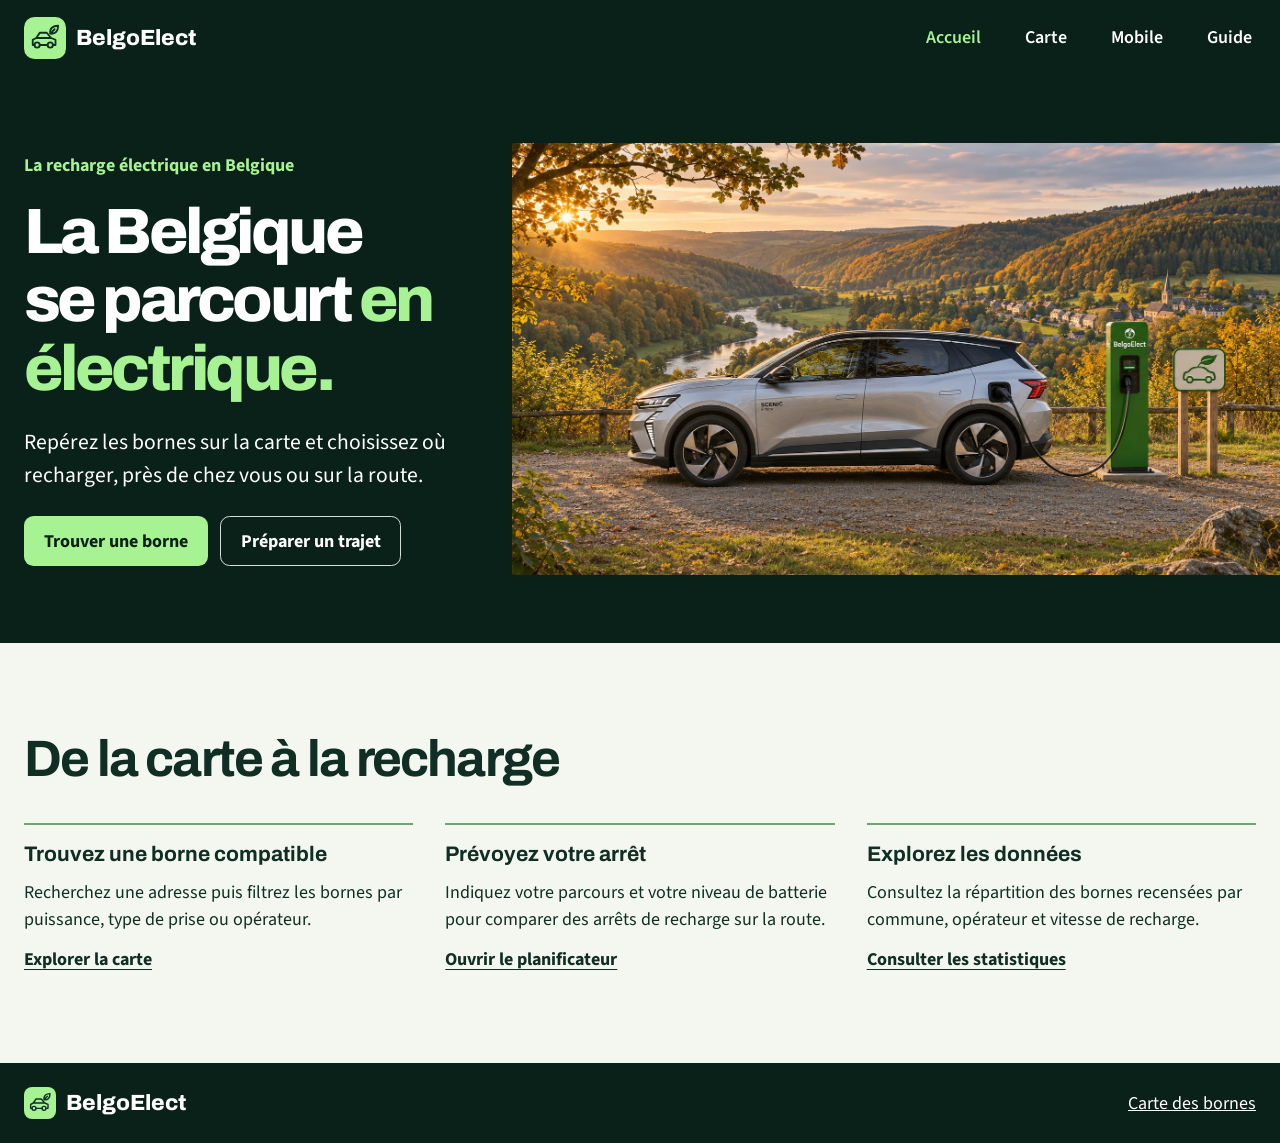
<file: bornes/accueil.html>
<!doctype html>
<html lang="fr">
<head>
  <meta charset="utf-8">
  <meta name="viewport" content="width=device-width, initial-scale=1">
  <meta name="description" content="Trouvez une borne de recharge et préparez vos trajets électriques en Belgique avec BelgoElect.">
  <title>Accueil | BelgoElect</title>
  <link rel="preconnect" href="https://fonts.googleapis.com">
  <link rel="preconnect" href="https://fonts.gstatic.com" crossorigin>
  <link rel="stylesheet" href="https://fonts.googleapis.com/css2?family=Archivo:wght@500;700;800&family=Source+Sans+3:wght@400;600;700&display=swap">
  <link rel="stylesheet" href="assets/accueil.css">
</head>
<body>
  <header class="site-header">
    <div class="wrap header-inner">
      <a class="brand" href="accueil.html"><img src="assets/eco-auto.svg" width="42" height="42" alt="">BelgoElect</a>
      <nav aria-label="Navigation principale">
        <a href="accueil.html" aria-current="page">Accueil</a>
        <a href="index.html">Carte</a>
        <a href="mobile.html">Mobile</a>
        <a href="#guide">Guide</a>
      </nav>
    </div>
  </header>
  <main>
    <section class="hero" aria-labelledby="titre">
      <div class="wrap hero-inner">
        <div class="hero-copy">
          <p class="eyebrow">La recharge électrique en Belgique</p>
          <h1 id="titre">La Belgique<br>se parcourt <em>en électrique.</em></h1>
          <p class="intro">Repérez les bornes sur la carte et choisissez où recharger, près de chez vous ou sur la route.</p>
          <div class="actions">
            <a class="button" href="index.html">Trouver une borne</a>
            <a class="button secondary" href="index.html?vue=itineraire">Préparer un trajet</a>
          </div>
        </div>
      </div>
      <img class="hero-photo" src="assets/belgoelect-scenic.jpg" width="1672" height="941" fetchpriority="high" alt="Renault Scénic E-Tech vue de profil, entièrement visible et branchée à une borne BelgoElect dans la vallée de la Semois.">
    </section>
    <section class="wrap guide" id="guide" aria-labelledby="guide-titre">
      <h2 id="guide-titre">De la carte à la recharge</h2>
      <div class="topics">
        <article>
          <h3>Trouvez une borne compatible</h3>
          <p>Recherchez une adresse puis filtrez les bornes par puissance, type de prise ou opérateur.</p>
          <a href="index.html">Explorer la carte</a>
        </article>
        <article>
          <h3>Prévoyez votre arrêt</h3>
          <p>Indiquez votre parcours et votre niveau de batterie pour comparer des arrêts de recharge sur la route.</p>
          <a href="index.html?vue=itineraire">Ouvrir le planificateur</a>
        </article>
        <article>
          <h3>Explorez les données</h3>
          <p>Consultez la répartition des bornes recensées par commune, opérateur et vitesse de recharge.</p>
          <a href="index.html?vue=stats">Consulter les statistiques</a>
        </article>
      </div>
    </section>
  </main>
  <footer>
    <div class="wrap footer-inner">
      <a class="brand" href="accueil.html"><img src="assets/eco-auto.svg" width="32" height="32" alt="">BelgoElect</a>
      <a href="index.html">Carte des bornes</a>
    </div>
  </footer>
</body>
</html>
</file>
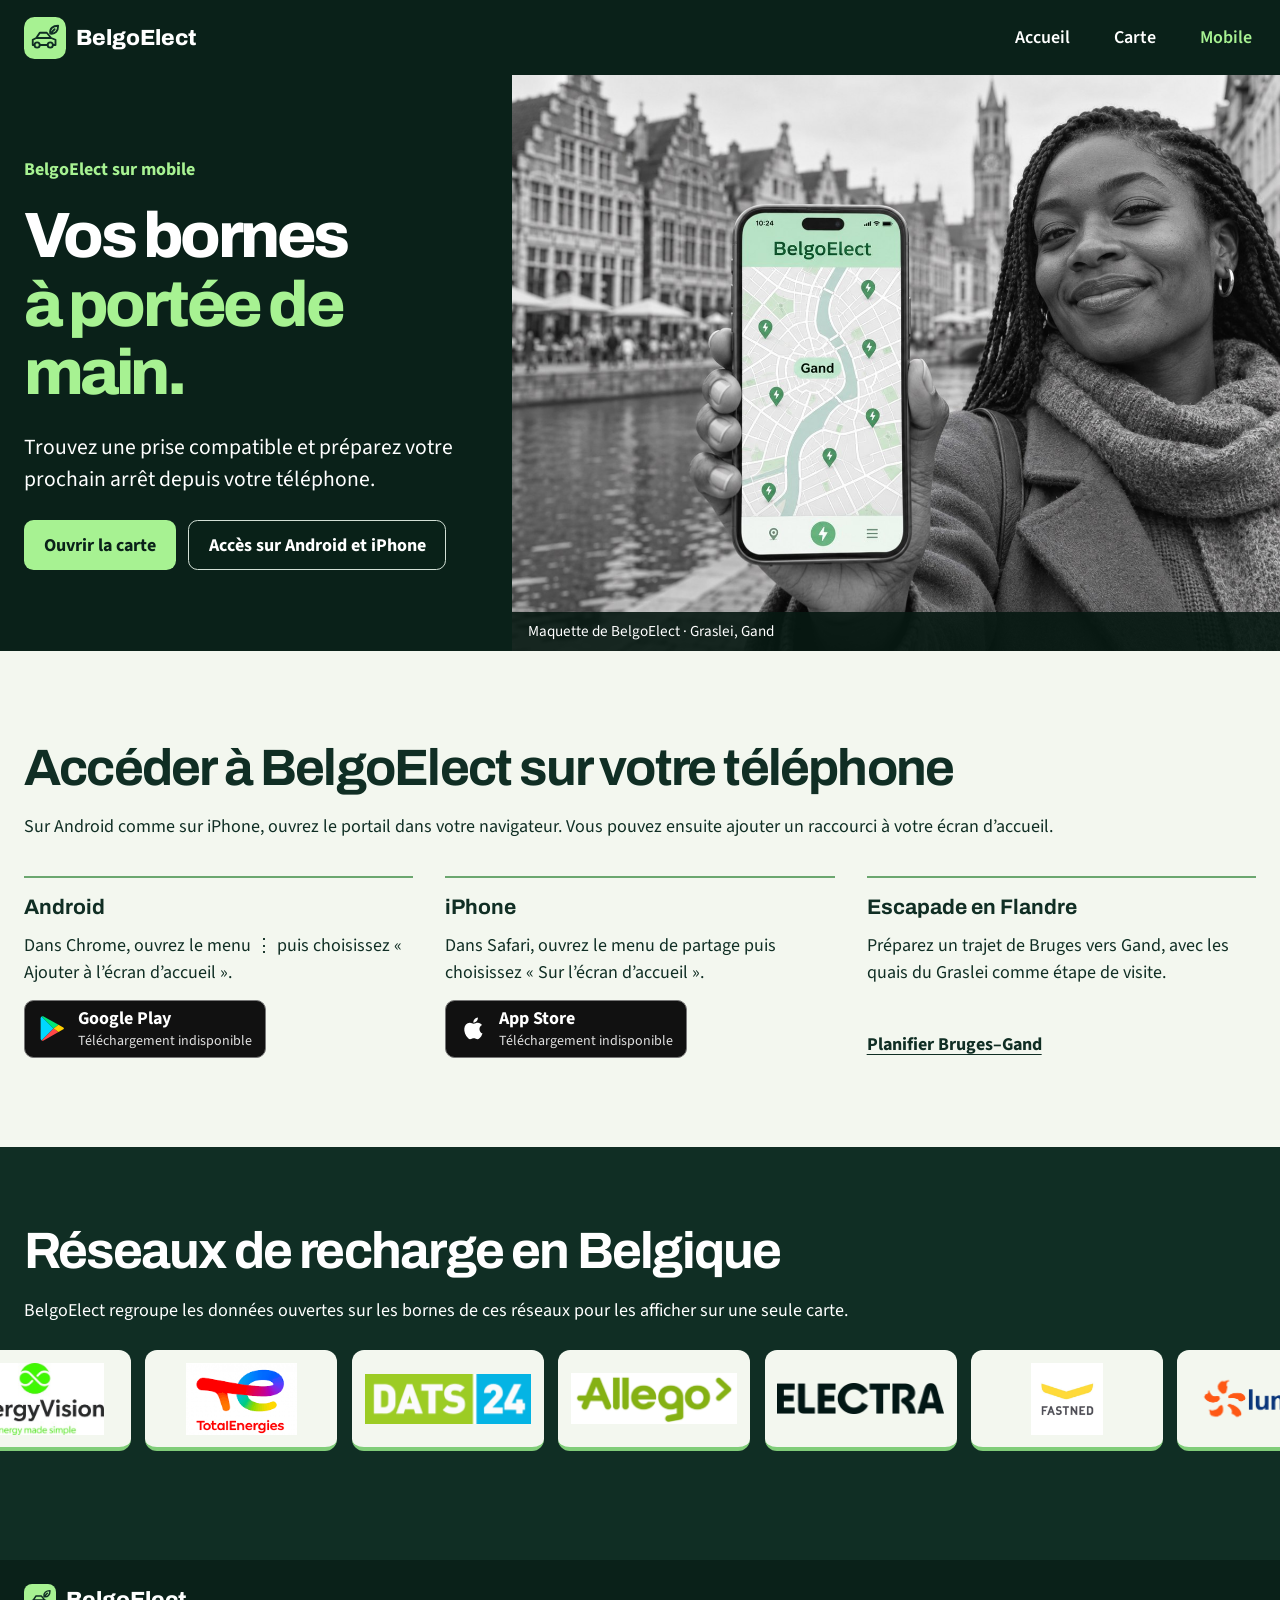
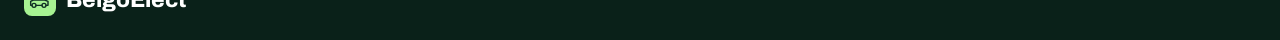
<file: bornes/mobile.html>
<!doctype html>
<html lang="fr">
<head>
  <meta charset="utf-8">
  <meta name="viewport" content="width=device-width, initial-scale=1">
  <meta name="description" content="Retrouvez la carte des bornes et le planificateur BelgoElect sur votre téléphone.">
  <title>Mobile | BelgoElect</title>
  <link rel="preconnect" href="https://fonts.googleapis.com">
  <link rel="preconnect" href="https://fonts.gstatic.com" crossorigin>
  <link rel="stylesheet" href="https://fonts.googleapis.com/css2?family=Archivo:wght@500;700;800&amp;family=Source+Sans+3:wght@400;600;700&amp;display=swap">
  <link rel="stylesheet" href="assets/accueil.css">
  <link rel="stylesheet" href="assets/mobile.css">
  <script src="assets/mobile.js" defer></script>
</head>
<body>
  <header class="site-header">
    <div class="wrap header-inner">
      <a class="brand" href="accueil.html"><img src="assets/eco-auto.svg" width="42" height="42" alt="">BelgoElect</a>
      <nav aria-label="Navigation principale">
        <a href="accueil.html">Accueil</a>
        <a href="index.html">Carte</a>
        <a href="mobile.html" aria-current="page">Mobile</a>
      </nav>
    </div>
  </header>
  <main>
    <section class="hero mobile-hero" aria-labelledby="titre">
      <div class="wrap hero-inner">
        <p class="eyebrow">BelgoElect sur mobile</p>
        <h1 id="titre">Vos bornes <em>à portée de main.</em></h1>
        <p class="intro">Trouvez une prise compatible et préparez votre prochain arrêt depuis votre téléphone.</p>
        <div class="actions">
          <a class="button" href="index.html">Ouvrir la carte</a>
          <a class="button secondary" href="#installation">Accès sur Android et iPhone</a>
        </div>
      </div>
      <figure class="phone-figure">
        <img class="hero-photo" src="assets/belgoelect-mobile-gand.jpg" width="1448" height="1086" fetchpriority="high" alt="Aux quais du Graslei, une femme noire tient un téléphone affichant une maquette de la carte BelgoElect, en vert sur une scène en noir et blanc.">
        <figcaption>Maquette de BelgoElect · Graslei, Gand</figcaption>
      </figure>
    </section>
    <section class="wrap guide" id="installation" aria-labelledby="installation-titre">
      <h2 id="installation-titre">Accéder à BelgoElect sur votre téléphone</h2>
      <p>Sur Android comme sur iPhone, ouvrez le portail dans votre navigateur. Vous pouvez ensuite ajouter un raccourci à votre écran d’accueil.</p>
      <div class="topics mobile-topics">
        <article>
          <h3>Android</h3>
          <p>Dans Chrome, ouvrez le menu ⋮ puis choisissez « Ajouter à l’écran d’accueil ».</p>
          <div class="store-status">
            <svg viewBox="0 0 24 24" aria-hidden="true" focusable="false">
              <path fill="#00d7ff" d="M3 2c-.5.3-.8.8-.8 1.5v17c0 .7.3 1.2.8 1.5l10-10z"/>
              <path fill="#00e676" d="M3 2c.5-.3 1.1-.3 1.7 0l12.4 7-4.1 3z"/>
              <path fill="#ff4848" d="m3 22 10-10 4.1 3-12.4 7c-.6.3-1.2.3-1.7 0z"/>
              <path fill="#ffcf00" d="m17.1 9 4 2.2a.9.9 0 0 1 0 1.6l-4 2.2-4.1-3z"/>
            </svg>
            <div><strong>Google Play</strong><small>Téléchargement indisponible</small></div>
          </div>
        </article>
        <article>
          <h3>iPhone</h3>
          <p>Dans Safari, ouvrez le menu de partage puis choisissez « Sur l’écran d’accueil ».</p>
          <div class="store-status">
            <svg viewBox="0 0 24 24" fill="currentColor" aria-hidden="true" focusable="false">
              <path d="M17.05 20.28c-.98.95-2.05.8-3.08.35-1.09-.46-2.09-.48-3.24 0-1.44.62-2.2.44-3.06-.35C2.79 15.25 3.5 7.59 9.05 7.31c1.35.07 2.29.74 3.08.8 1.18-.24 2.31-.93 3.57-.84 1.51.12 2.65.72 3.4 1.8-3.12 1.87-2.38 5.98.48 7.13-.57 1.5-1.31 2.99-2.54 4.09ZM12 7.25c-.15-2.23 1.66-4.07 3.74-4.25.29 2.57-2.33 4.5-3.74 4.25Z"/>
            </svg>
            <div><strong>App Store</strong><small>Téléchargement indisponible</small></div>
          </div>
        </article>
        <article>
          <h3>Escapade en Flandre</h3>
          <p>Préparez un trajet de Bruges vers Gand, avec les quais du Graslei comme étape de visite.</p>
          <a href="index.html?depart=Bruges&amp;arrivee=Gand">Planifier Bruges–Gand</a>
        </article>
      </div>
    </section>
    <section class="networks" aria-labelledby="reseaux-titre">
      <div class="wrap">
        <h2 id="reseaux-titre">Réseaux de recharge en Belgique</h2>
        <p>BelgoElect regroupe les données ouvertes sur les bornes de ces réseaux pour les afficher sur une seule carte.</p>
      </div>
      <div class="network-window" tabindex="0" role="region" aria-label="Liste défilante des opérateurs">
        <div class="network-track">
          <ul class="network-cards">
            <li><img src="assets/operateurs/energyvision.png" alt="EnergyVision"></li>
            <li><img src="assets/operateurs/totalenergies.png" alt="TotalEnergies"></li>
            <li><img src="assets/operateurs/dats24.png" alt="DATS 24"></li>
            <li><img src="assets/operateurs/allego.png" alt="Allego"></li>
            <li><img src="assets/operateurs/electra.png" alt="Electra"></li>
            <li><img src="assets/operateurs/fastned.png" alt="Fastned"></li>
            <li><img src="assets/operateurs/luminus.png" alt="Luminus"></li>
            <li><img src="assets/operateurs/smappee.png" alt="Smappee"></li>
            <li><img src="assets/operateurs/powerdot.png" alt="Powerdot"></li>
            <li><img src="assets/operateurs/eneco.png" alt="Eneco"></li>
            <li><img src="assets/operateurs/chargewell.png" alt="Chargewell"></li>
            <li><img src="assets/operateurs/d-ieteren.png" alt="D’Ieteren Energy"></li>
          </ul>
        </div>
      </div>
    </section>
  </main>
  <footer>
    <div class="wrap footer-inner">
      <a class="brand" href="accueil.html"><img src="assets/eco-auto.svg" width="32" height="32" alt="">BelgoElect</a>
    </div>
  </footer>
</body>
</html>
</file>
<file: bornes/assets/accueil.css>
:root {
  --forest: #102e24;
  --deep: #0a2119;
  --mint: #a7f292;
  --paper: #f3f7ef;
  --display: Archivo, Arial, sans-serif;
}

* { box-sizing: border-box; }
body { margin: 0; color: var(--forest); background: var(--paper); font: 400 1.125rem/1.5 "Source Sans 3", "Segoe UI", sans-serif; }
a { color: inherit; }
a:focus-visible { outline: 3px solid currentColor; outline-offset: 5px; }
.wrap { width: min(100% - 3rem, 81rem); margin-inline: auto; }
.site-header, footer { background: var(--deep); color: #fff; }
.header-inner, .footer-inner { display: flex; align-items: center; justify-content: space-between; gap: 1rem 2rem; flex-wrap: wrap; padding-block: 1rem; }
.brand { display: inline-flex; align-items: center; gap: .65rem; font: 800 1.375rem var(--display); text-decoration: none; }
nav { display: flex; align-items: center; flex-wrap: wrap; gap: .35rem clamp(.65rem, 3vw, 2.25rem); }
nav a { padding: .5rem .25rem; text-decoration: none; font-weight: 600; }
nav a[aria-current], nav a:hover { color: var(--mint); }
.hero { display: grid; grid-template-columns: minmax(0, 2fr) minmax(0, 3fr); align-items: center; color: white; background: var(--deep); }
.hero-photo { display: block; width: 100%; height: auto; }
.hero-inner { padding-block: clamp(2.5rem, 6vw, 6rem); }
.hero-copy { max-width: 40rem; }
.eyebrow { margin: 0 0 1.2rem; color: var(--mint); font-weight: 700; }
h1, h2, h3 { font-family: var(--display); line-height: 1.07; margin: 0; }
h1 { font-size: clamp(2.7rem, 5vw, 6.2rem); font-weight: 800; letter-spacing: -.055em; }
h1 em { color: var(--mint); font-style: normal; }
.intro { max-width: 30rem; margin: 1.5rem 0; font-size: clamp(1.125rem, 2vw, 1.35rem); }
.actions { display: flex; flex-wrap: wrap; gap: .75rem; }
.button { display: inline-flex; align-items: center; min-height: 3rem; padding: .65rem 1.2rem; border: 1px solid transparent; border-radius: .6rem; background: var(--mint); color: var(--deep); font-weight: 700; text-decoration: none; }
.button:hover { background: #c6ffb7; }
.secondary { background: #0a2119c9; color: white; border-color: #d3e0d6; }
.secondary:hover { background: var(--forest); }
.guide { padding-block: clamp(3rem, 7vw, 6rem); }
h2 { font-size: clamp(2rem, 4vw, 3.6rem); letter-spacing: -.035em; }
.topics { display: grid; grid-template-columns: repeat(3, minmax(0, 1fr)); gap: 2rem; margin-top: 2.25rem; }
article { display: flex; flex-direction: column; align-items: flex-start; border-top: 2px solid #6ba76f; padding-top: 1.1rem; }
article p { margin: .85rem 0; }
article a { margin-top: auto; font-weight: 700; text-underline-offset: .22em; }
.footer-inner { padding-block: 1.5rem; }

@media (max-width: 850px) {
  .hero { grid-template-columns: 1fr; }
  .hero-photo { grid-row: 1; }
  .hero-inner { padding-block: 2rem 2.5rem; }
  .topics { grid-template-columns: 1fr; }
}

@media (max-width: 480px) {
  .wrap { width: calc(100% - 2rem); }
  .header-inner { gap: .25rem .75rem; }
  .brand { font-size: 1.2rem; }
  .header-inner .brand img { width: 32px; height: 32px; }
  nav { font-size: 1rem; }
}
</file>
<file: bornes/assets/mobile.css>
.mobile-hero h1 em { display: block; }
.phone-figure { position: relative; margin: 0; }
.phone-figure figcaption {
  position: absolute;
  inset: auto 0 0;
  padding: .5rem 1rem;
  background: #071912e8;
  color: white;
  font-size: .95rem;
}
.mobile-topics .store-status {
  display: inline-flex;
  align-items: center;
  gap: .7rem;
  min-height: 3.5rem;
  margin-top: auto;
  padding: .5rem .8rem;
  border: 1px solid #767676;
  border-radius: .6rem;
  background: #111;
  color: #fff;
  line-height: 1.15;
}
.store-status svg { flex: none; width: 1.8rem; height: 1.8rem; }
.store-status strong, .store-status small { display: block; }
.store-status small { margin-top: .2rem; color: #e0e0e0; font-size: .875rem; }
.networks { padding-block: clamp(3rem, 6vw, 5rem); background: var(--forest); color: white; }
.network-window {
  overflow-x: auto;
  padding-block: .5rem 1rem;
  margin-block: 1rem;
  scrollbar-width: none;
}
.network-window:focus-visible { outline: 2px solid var(--mint); outline-offset: 3px; }
.network-track { display: flex; width: max-content; }
.network-cards {
  display: flex;
  gap: .9rem;
  margin: 0;
  padding: 0 .9rem 0 0;
  list-style: none;
}
.network-cards li {
  display: grid;
  place-items: center;
  width: 12rem;
  min-height: 6rem;
  padding: .8rem;
  border-radius: .75rem;
  border-bottom: .28rem solid #80cd79;
  background: var(--paper);
}
.network-cards img {
  display: block;
  width: 100%;
  height: 4.5rem;
  object-fit: contain;
}
@media (max-width: 850px) {
  .phone-figure { grid-row: 1; }
}
</file>
